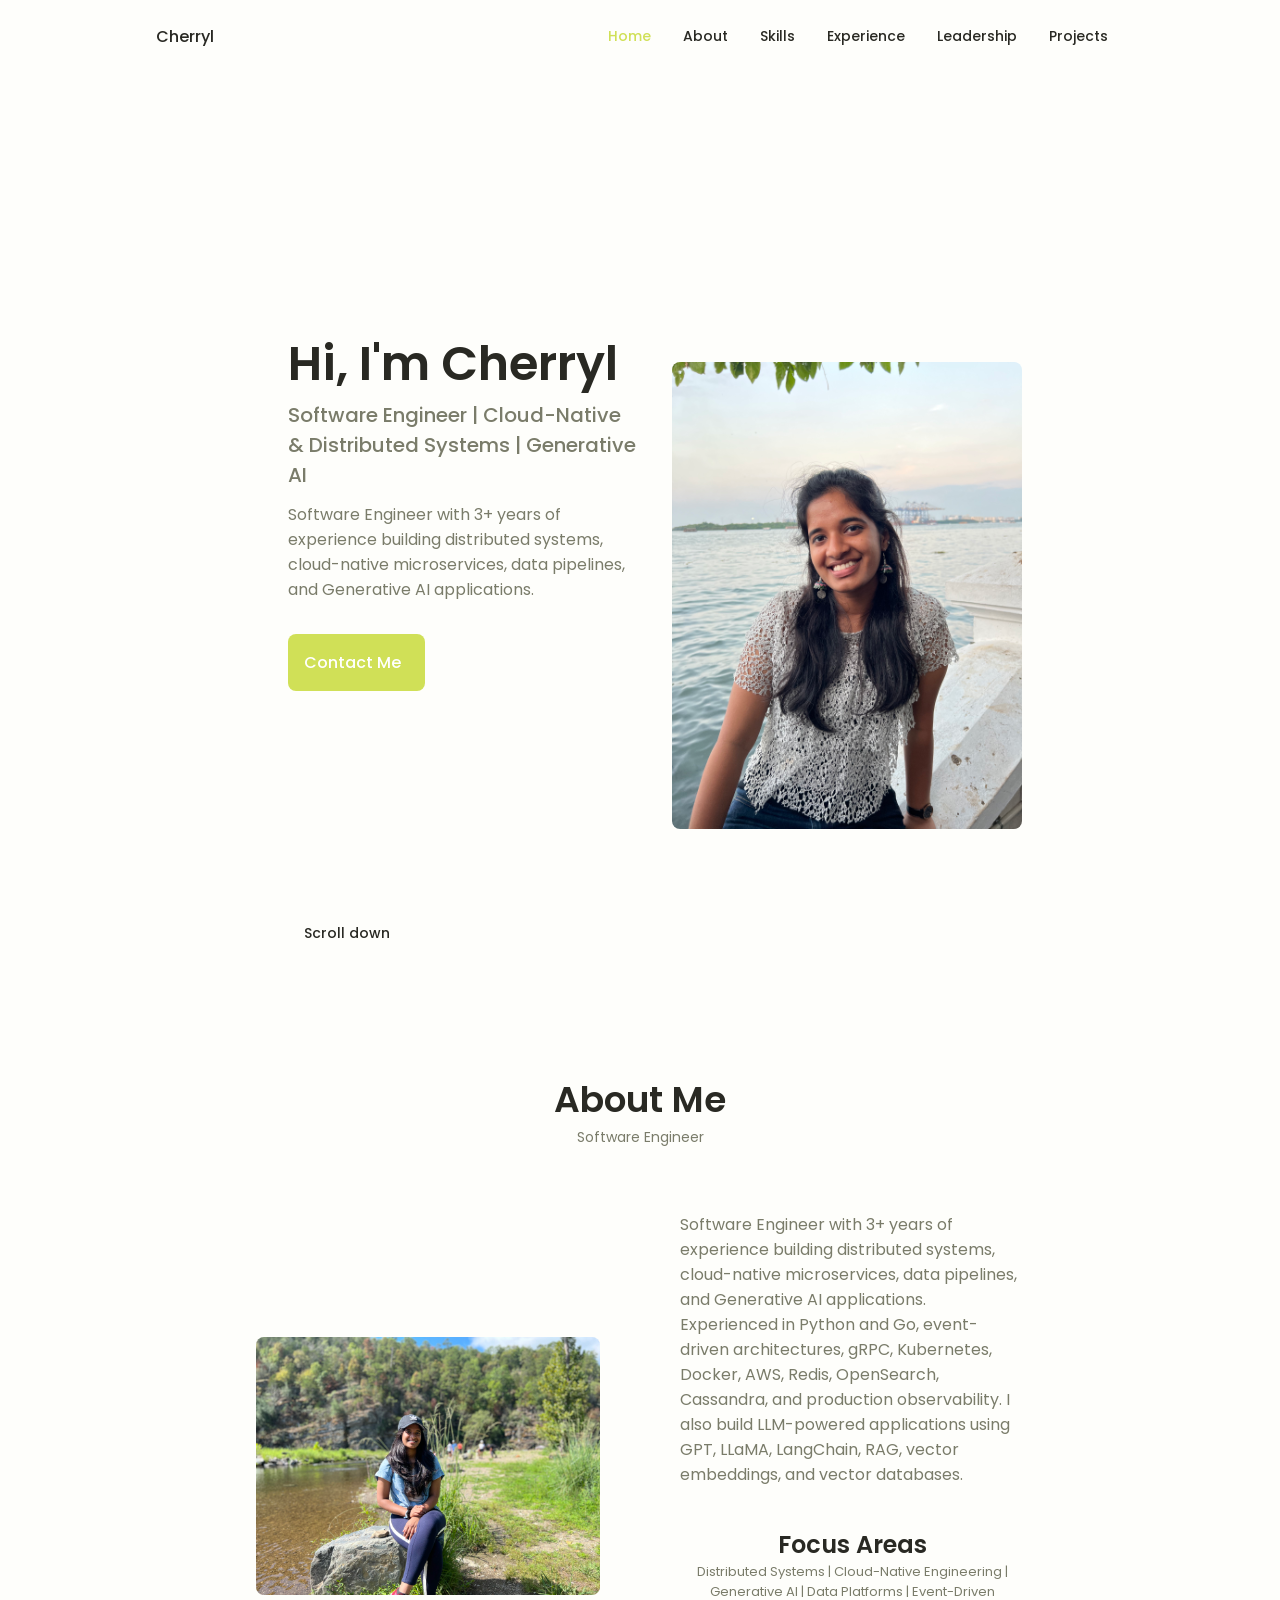
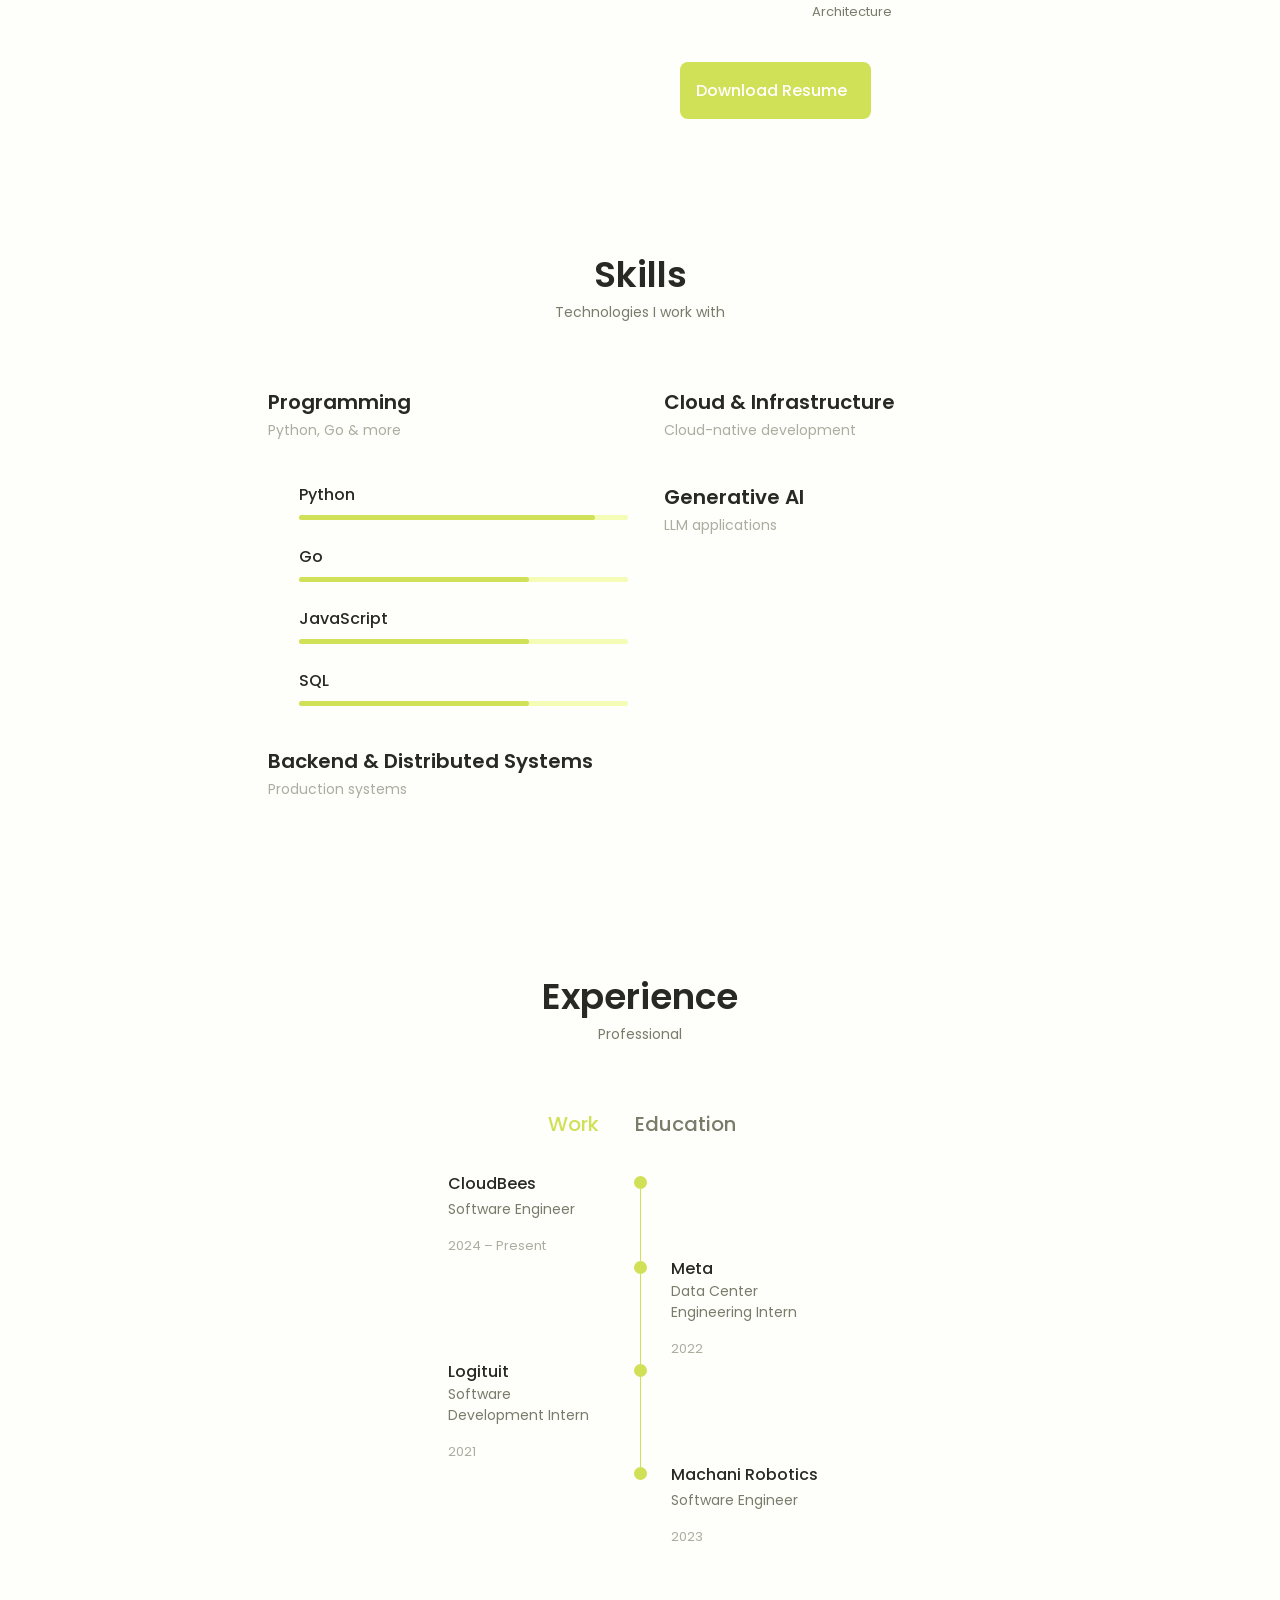
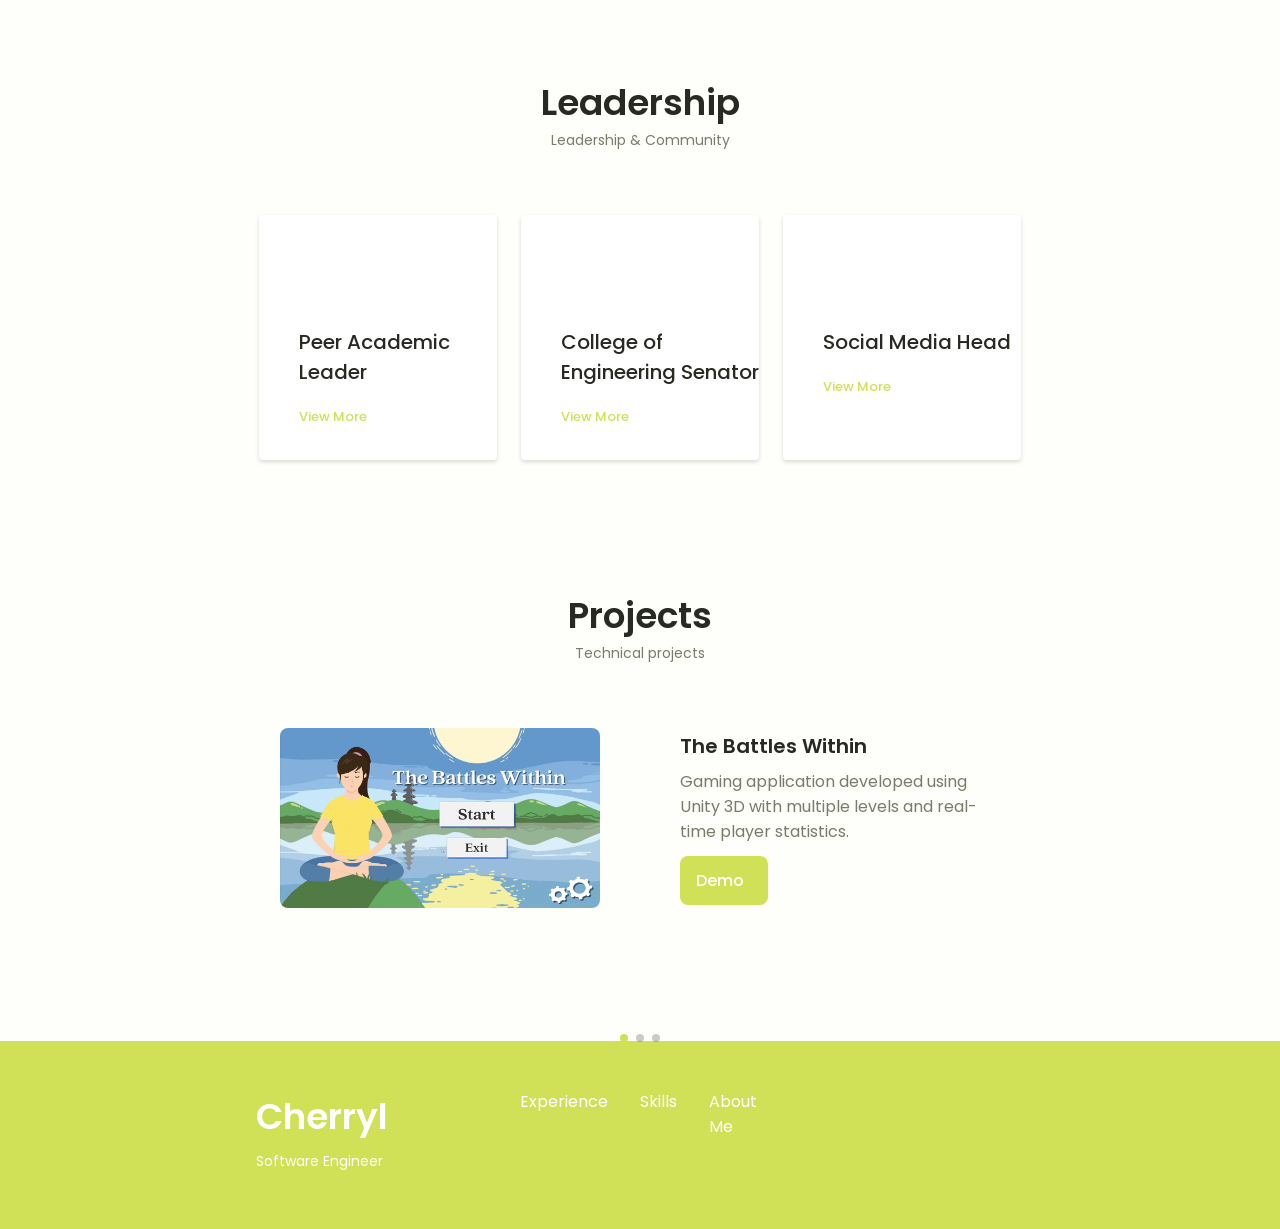
<file: index.html>
<!DOCTYPE html>
<html lang="en">

<head>
    <meta charset="UTF-8">
    <meta name="viewport" content="width=device-width, initial-scale=1.0">

    <!--==================== UNICONS ====================-->
    <link rel="stylesheet"
        href="https://unicons.iconscout.com/release/v4.0.0/css/line.css">

    <!--==================== SWIPER CSS ====================-->
    <link rel="stylesheet" href="assets/css/swiper-bundle.min.css">

    <!--==================== CSS ====================-->
    <link rel="stylesheet" href="assets/css/styles.css">

    <title>Cherryl Bibin | Software Engineer</title>
</head>

<body>

    <!--==================== HEADER ====================-->
    <header class="header" id="header">
        <nav class="nav container">

            <a href="#home" class="nav__logo">Cherryl</a>

            <div class="nav__menu" id="nav-menu">

                <ul class="nav__list grid">

                    <li class="nav__item">
                        <a href="#home" class="nav__link active-link">
                            <i class="uil uil-estate nav__icon"></i>
                            Home
                        </a>
                    </li>

                    <li class="nav__item">
                        <a href="#about" class="nav__link">
                            <i class="uil uil-user nav__icon"></i>
                            About
                        </a>
                    </li>

                    <li class="nav__item">
                        <a href="#skills" class="nav__link">
                            <i class="uil uil-file-alt nav__icon"></i>
                            Skills
                        </a>
                    </li>

                    <li class="nav__item">
                        <a href="#experience" class="nav__link">
                            <i class="uil uil-briefcase-alt nav__icon"></i>
                            Experience
                        </a>
                    </li>

                    <li class="nav__item">
                        <a href="#leadership" class="nav__link">
                            <i class="uil uil-users-alt nav__icon"></i>
                            Leadership
                        </a>
                    </li>

                    <li class="nav__item">
                        <a href="#portfolio" class="nav__link">
                            <i class="uil uil-scenery nav__icon"></i>
                            Projects
                        </a>
                    </li>

                </ul>

                <i class="uil uil-times nav__close" id="nav-close"></i>

            </div>

            <div class="nav__btns">

                <i class="uil uil-moon change-theme" id="theme-button"></i>

                <div class="nav__toggle" id="nav-toggle">
                    <i class="uil uil-apps"></i>
                </div>

            </div>

        </nav>
    </header>


    <!--==================== MAIN ====================-->
    <main class="main">


        <!--==================== HOME ====================-->
        <section class="home section" id="home">

            <div class="home__container container grid">

                <div class="home__content grid">

                    <div class="home__social">

                        <a href="https://www.linkedin.com/in/cherrylmbibin/"
                            target="_blank"
                            class="home__social-icon">
                            <i class="uil uil-linkedin-alt"></i>
                        </a>

                        <a href="https://github.com/Cher-253"
                            target="_blank"
                            class="home__social-icon">
                            <i class="uil uil-github-alt"></i>
                        </a>

                    </div>


                    <div class="home__img">

                        <svg class="home__blob"
                            viewBox="0 0 350 187"
                            xmlns="http://www.w3.org/2000/svg">

                            <img src="assets/img/personal2.jpeg"
                                alt="Cherryl Bibin"
                                class="about__img">

                        </svg>

                    </div>


                    <div class="home__data">

                        <h1 class="home__title">
                            Hi, I'm Cherryl
                        </h1>

                        <h3 class="home__subtitle">
                            Software Engineer | Cloud-Native & Distributed Systems | Generative AI
                        </h3>

                        <p class="home__description">
                            Software Engineer with 3+ years of experience building
                            distributed systems, cloud-native microservices,
                            data pipelines, and Generative AI applications.
                        </p>

                        <a href="mailto:cherryl.m.bibin@gmail.com"
                            class="button button--flex">

                            Contact Me
                            <i class="uil uil-message button__icon"></i>

                        </a>

                    </div>

                </div>


                <div class="home__scroll">

                    <a href="#about"
                        class="home__scroll-button button--flex">

                        <i class="uil uil-mouse-alt home__scroll-mouse"></i>

                        <span class="home__scroll-name">
                            Scroll down
                        </span>

                        <i class="uil uil-arrow-down home__scroll-arrow"></i>

                    </a>

                </div>

            </div>

        </section>


        <!--==================== ABOUT ====================-->
        <section class="about section" id="about">

            <h2 class="section__title">
                About Me
            </h2>

            <span class="section__subtitle">
                Software Engineer
            </span>


            <div class="about__container container grid">

                <img src="assets/img/personal3.jpeg"
                    alt="Cherryl Bibin"
                    class="about__img">


                <div class="about__data">

                    <p class="about__description">

                        Software Engineer with 3+ years of experience building
                        distributed systems, cloud-native microservices,
                        data pipelines, and Generative AI applications.

                        Experienced in Python and Go, event-driven architectures,
                        gRPC, Kubernetes, Docker, AWS, Redis, OpenSearch,
                        Cassandra, and production observability.

                        I also build LLM-powered applications using GPT,
                        LLaMA, LangChain, RAG, vector embeddings, and
                        vector databases.

                    </p>


                    <div class="about__info">

                        <div>

                            <span class="about__info-title">
                                Focus Areas
                            </span>

                            <span class="about__info-name">

                                Distributed Systems |
                                Cloud-Native Engineering |
                                Generative AI |
                                Data Platforms |
                                Event-Driven Architecture

                            </span>

                        </div>

                    </div>


                    <div class="about__buttons">

                        <a download
                            href="assets/pdf/Bibin,CherrylMaria1.pdf"
                            class="button button--flex">

                            Download Resume
                            <i class="uil uil-download-alt button__icon"></i>

                        </a>

                    </div>

                </div>

            </div>

        </section>


        <!--==================== SKILLS ====================-->
        <section class="skills section" id="skills">

            <h2 class="section__title">
                Skills
            </h2>

            <span class="section__subtitle">
                Technologies I work with
            </span>


            <div class="skills__container container grid">

                <div>


                    <!--==================== PROGRAMMING ====================-->
                    <div class="skills__content skills__open">

                        <div class="skills__header">

                            <i class="uil uil-brackets-curly skills__icon"></i>

                            <div>

                                <h1 class="skills__title">
                                    Programming
                                </h1>

                                <span class="skills__subtitle">
                                    Python, Go & more
                                </span>

                            </div>

                            <i class="uil uil-angle-down skills__arrow"></i>

                        </div>


                        <div class="skills__list grid">

                            <div class="skills__data">

                                <div class="skills__titles">
                                    <h3 class="skills__name">Python</h3>
                                </div>

                                <div class="skills__bar">
                                    <span class="skills__percentage skills__python"></span>
                                </div>

                            </div>


                            <div class="skills__data">

                                <div class="skills__titles">
                                    <h3 class="skills__name">Go</h3>
                                </div>

                                <div class="skills__bar">
                                    <span class="skills__percentage skills__javascript"></span>
                                </div>

                            </div>


                            <div class="skills__data">

                                <div class="skills__titles">
                                    <h3 class="skills__name">JavaScript</h3>
                                </div>

                                <div class="skills__bar">
                                    <span class="skills__percentage skills__javascript"></span>
                                </div>

                            </div>


                            <div class="skills__data">

                                <div class="skills__titles">
                                    <h3 class="skills__name">SQL</h3>
                                </div>

                                <div class="skills__bar">
                                    <span class="skills__percentage skills__sql"></span>
                                </div>

                            </div>

                        </div>

                    </div>


                    <!--==================== BACKEND ====================-->
                    <div class="skills__content skills__close">

                        <div class="skills__header">

                            <i class="uil uil-server-network skills__icon"></i>

                            <div>

                                <h1 class="skills__title">
                                    Backend & Distributed Systems
                                </h1>

                                <span class="skills__subtitle">
                                    Production systems
                                </span>

                            </div>

                            <i class="uil uil-angle-down skills__arrow"></i>

                        </div>


                        <div class="skills__list grid">

                            <div class="skills__data">
                                <div class="skills__titles">
                                    <h3 class="skills__name">Go Microservices</h3>
                                </div>
                            </div>

                            <div class="skills__data">
                                <div class="skills__titles">
                                    <h3 class="skills__name">gRPC & REST APIs</h3>
                                </div>
                            </div>

                            <div class="skills__data">
                                <div class="skills__titles">
                                    <h3 class="skills__name">Event-Driven Architecture</h3>
                                </div>
                            </div>

                            <div class="skills__data">
                                <div class="skills__titles">
                                    <h3 class="skills__name">NATS & Redis</h3>
                                </div>
                            </div>

                        </div>

                    </div>

                </div>


                <div>


                    <!--==================== CLOUD ====================-->
                    <div class="skills__content skills__close">

                        <div class="skills__header">

                            <i class="uil uil-cloud skills__icon"></i>

                            <div>

                                <h1 class="skills__title">
                                    Cloud & Infrastructure
                                </h1>

                                <span class="skills__subtitle">
                                    Cloud-native development
                                </span>

                            </div>

                            <i class="uil uil-angle-down skills__arrow"></i>

                        </div>


                        <div class="skills__list grid">

                            <div class="skills__data">
                                <div class="skills__titles">
                                    <h3 class="skills__name">AWS</h3>
                                </div>
                            </div>

                            <div class="skills__data">
                                <div class="skills__titles">
                                    <h3 class="skills__name">Docker</h3>
                                </div>
                            </div>

                            <div class="skills__data">
                                <div class="skills__titles">
                                    <h3 class="skills__name">Kubernetes</h3>
                                </div>
                            </div>

                            <div class="skills__data">
                                <div class="skills__titles">
                                    <h3 class="skills__name">GitHub Actions / CI/CD</h3>
                                </div>
                            </div>

                        </div>

                    </div>


                    <!--==================== GENERATIVE AI ====================-->
                    <div class="skills__content skills__close">

                        <div class="skills__header">

                            <i class="uil uil-brain skills__icon"></i>

                            <div>

                                <h1 class="skills__title">
                                    Generative AI
                                </h1>

                                <span class="skills__subtitle">
                                    LLM applications
                                </span>

                            </div>

                            <i class="uil uil-angle-down skills__arrow"></i>

                        </div>


                        <div class="skills__list grid">

                            <div class="skills__data">
                                <div class="skills__titles">
                                    <h3 class="skills__name">GPT & LLaMA</h3>
                                </div>
                            </div>

                            <div class="skills__data">
                                <div class="skills__titles">
                                    <h3 class="skills__name">LangChain</h3>
                                </div>
                            </div>

                            <div class="skills__data">
                                <div class="skills__titles">
                                    <h3 class="skills__name">RAG</h3>
                                </div>
                            </div>

                            <div class="skills__data">
                                <div class="skills__titles">
                                    <h3 class="skills__name">Weaviate & Vector Embeddings</h3>
                                </div>
                            </div>

                        </div>

                    </div>

                </div>

            </div>

        </section>


        <!--==================== EXPERIENCE ====================-->
        <section class="qualification section" id="experience">

            <h2 class="section__title">
                Experience
            </h2>

            <span class="section__subtitle">
                Professional
            </span>


            <div class="qualification__container container">

                <div class="qualification__tabs">

                    <div class="qualification__button button--flex qualification__active"
                        data-target="#work">

                        <i class="uil uil-briefcase-alt qualification__icon"></i>
                        Work

                    </div>

                    <div class="qualification__button button--flex"
                        data-target="#education">

                        <i class="uil uil-graduation-cap qualification__icon"></i>
                        Education

                    </div>

                </div>


                <div class="qualification__sections">


                    <!--==================== WORK ====================-->
                    <div class="qualification__content qualification__active"
                        data-content
                        id="work">


                           <!--==================== QUALIFICATION 1 ====================-->
                            <div class="qualification__data">
                                <div>
                                    <h3 class="qualification__title">CloudBees</h3>
                                    <span class="qualification__subtitle">Software Engineer</span>
                                    <div class="qualification__calendar">
                                        <i class="uil uil-calendar-alt"></i>
                                        2024 – Present
                                    </div>
                                </div>

                                <div>
                                    <span class="qualification__rounder"></span>
                                    <span class="qualification__line"></span>
                                </div>
                            </div>

                            <!--==================== QUALIFICATION 2 ====================-->
                            <div class="qualification__data">
                                <div></div>

                                <div>
                                    <span class="qualification__rounder"></span>
                                    <span class="qualification__line"></span>
                                </div>

                                <div>
                                    <h3 class="qualification__title">Meta</h3>
                                    <span class="qualification__subtitle">Data Center Engineering Intern</span>
                                    <div class="qualification__calendar">
                                        <i class="uil uil-calendar-alt"></i>
                                        2022
                                    </div>
                                </div>
                            </div>

                            <!--==================== QUALIFICATION 3 ====================-->
                            <div class="qualification__data">
                                <div>
                                    <h3 class="qualification__title">Logituit</h3>
                                    <span class="qualification__subtitle">Software Development Intern</span>
                                    <div class="qualification__calendar">
                                        <i class="uil uil-calendar-alt"></i>
                                        2021
                                    </div>
                                </div>

                                <div>
                                    <span class="qualification__rounder"></span>
                                    <span class="qualification__line"></span>
                                </div>
                            </div>

                            <!--==================== QUALIFICATION 4 ====================-->
                            <div class="qualification__data">
                                <div></div>

                                <div>
                                    <span class="qualification__rounder"></span>
                                </div>

                                <div>
                                    <h3 class="qualification__title">Machani Robotics</h3>
                                    <span class="qualification__subtitle">Software Engineer</span>
                                    <div class="qualification__calendar">
                                        <i class="uil uil-calendar-alt"></i>
                                        2023
                                    </div>
                                </div>
                            </div>

                    </div>


                    <!--==================== EDUCATION ====================-->
                    <div class="qualification__content"
                        data-content
                        id="education">


                        <div class="qualification__data">

                            <div>

                                <h3 class="qualification__title">
                                    The University of Texas at Arlington
                                </h3>

                                <span class="qualification__subtitle">
                                    B.S. Computer Science
                                </span>

                                <div class="qualification__calendar">

                                    <i class="uil uil-calendar-alt"></i>

                                    2019 – 2023

                                </div>

                            </div>


                            <div>

                                <span class="qualification__rounder"></span>
                                <span class="qualification__line"></span>

                            </div>

                        </div>


                        <div class="qualification__data">

                            <div></div>

                            <div>

                                <span class="qualification__rounder"></span>
                                <span class="qualification__line"></span>

                            </div>


                            <div>

                                <h3 class="qualification__title">
                                    The Hybrid Atelier
                                </h3>

                                <span class="qualification__subtitle">
                                    Undergraduate Researcher —
                                    Human Computer Interaction
                                </span>

                                <div class="qualification__calendar">

                                    <i class="uil uil-calendar-alt"></i>

                                    2020 – 2023

                                </div>

                            </div>

                        </div>


                        <div class="qualification__data">

                            <div>

                                <h3 class="qualification__title">
                                    Schneider Electric
                                </h3>

                                <span class="qualification__subtitle">
                                    Go Green Challenge —
                                    Regional Finalist, North America
                                </span>

                                <div class="qualification__calendar">

                                    <i class="uil uil-calendar-alt"></i>

                                    2021

                                </div>

                            </div>


                            <div>

                                <span class="qualification__rounder"></span>
                                <span class="qualification__line"></span>

                            </div>

                        </div>


                        <div class="qualification__data">

                            <div></div>

                            <div>

                                <span class="qualification__rounder"></span>

                            </div>


                            <div>

                                <h3 class="qualification__title">
                                    Infosys
                                </h3>

                                <span class="qualification__subtitle">
                                    Summer of Ideas Challenge —
                                    Software Designer
                                </span>

                                <div class="qualification__calendar">

                                    <i class="uil uil-calendar-alt"></i>

                                    2020

                                </div>

                            </div>

                        </div>

                    </div>

                </div>

            </div>

        </section>


        <!--==================== LEADERSHIP ====================-->
        <section class="services section" id="leadership">

            <h2 class="section__title">
                Leadership
            </h2>

            <span class="section__subtitle">
                Leadership & Community
            </span>


            <div class="services__container container grid">


                <!-- Peer Academic Leader -->
                <div class="services__content">

                    <div>

                        <i class="uil uil-web-grid services__icon"></i>

                        <h3 class="services__title">
                            Peer Academic Leader
                        </h3>

                    </div>


                    <span class="button button--flex button--small button--link services__button">

                        View More

                        <i class="uil uil-arrow-right button__icon"></i>

                    </span>


                    <div class="services__modal">

                        <div class="services__modal-content">

                            <h4 class="services__modal-title">
                                Peer Academic Leader
                            </h4>

                            <i class="uil uil-times services__modal-close"></i>


                            <ul class="services__modal-services grid">

                                <li class="services__modal-service">
                                    <i class="uil uil-check-circle services__modal-icon"></i>
                                    <p>
                                        Peer instructor for a freshman class
                                        of 33 students.
                                    </p>
                                </li>

                                <li class="services__modal-service">
                                    <i class="uil uil-check-circle services__modal-icon"></i>
                                    <p>
                                        Collaborated with senior instructors
                                        to design coursework and lectures.
                                    </p>
                                </li>

                                <li class="services__modal-service">
                                    <i class="uil uil-check-circle services__modal-icon"></i>
                                    <p>
                                        Supported students in adapting to
                                        college academics and expectations.
                                    </p>
                                </li>

                                <li class="services__modal-service">
                                    <i class="uil uil-check-circle services__modal-icon"></i>
                                    <p>
                                        Provided timely feedback on student
                                        performance.
                                    </p>
                                </li>

                            </ul>

                        </div>

                    </div>

                </div>


                <!-- College Senator -->
                <div class="services__content">

                    <div>

                        <i class="uil uil-university services__icon"></i>

                        <h3 class="services__title">
                            College of Engineering Senator
                        </h3>

                    </div>


                    <span class="button button--flex button--small button--link services__button">

                        View More

                        <i class="uil uil-arrow-right button__icon"></i>

                    </span>


                    <div class="services__modal">

                        <div class="services__modal-content">

                            <h4 class="services__modal-title">
                                College of Engineering Senator
                            </h4>

                            <i class="uil uil-times services__modal-close"></i>


                            <ul class="services__modal-services grid">

                                <li class="services__modal-service">
                                    <i class="uil uil-check-circle services__modal-icon"></i>
                                    <p>
                                        Served as an Engineering Senator in
                                        UT Arlington Student Government for
                                        two years.
                                    </p>
                                </li>

                                <li class="services__modal-service">
                                    <i class="uil uil-check-circle services__modal-icon"></i>
                                    <p>
                                        Created and implemented resolutions
                                        impacting the student community.
                                    </p>
                                </li>

                                <li class="services__modal-service">
                                    <i class="uil uil-check-circle services__modal-icon"></i>
                                    <p>
                                        Received Senator Spotlight recognition
                                        twice for community contributions.
                                    </p>
                                </li>

                                <li class="services__modal-service">
                                    <i class="uil uil-check-circle services__modal-icon"></i>
                                    <p>
                                        Re-elected to represent the College
                                        of Engineering three times.
                                    </p>
                                </li>

                            </ul>

                        </div>

                    </div>

                </div>


                <!-- Social Media -->
                <div class="services__content">

                    <div>

                        <i class="uil uil-pen services__icon"></i>

                        <h3 class="services__title">
                            Social Media Head
                        </h3>

                    </div>


                    <span class="button button--flex button--small button--link services__button">

                        View More

                        <i class="uil uil-arrow-right button__icon"></i>

                    </span>


                    <div class="services__modal">

                        <div class="services__modal-content">

                            <h4 class="services__modal-title">
                                Social Media Head
                            </h4>

                            <i class="uil uil-times services__modal-close"></i>


                            <ul class="services__modal-services grid">

                                <li class="services__modal-service">
                                    <i class="uil uil-check-circle services__modal-icon"></i>
                                    <p>
                                        Managed social media presence for
                                        a campus cultural organization.
                                    </p>
                                </li>

                                <li class="services__modal-service">
                                    <i class="uil uil-check-circle services__modal-icon"></i>
                                    <p>
                                        Created and managed digital content.
                                    </p>
                                </li>

                                <li class="services__modal-service">
                                    <i class="uil uil-check-circle services__modal-icon"></i>
                                    <p>
                                        Managed interactions with community
                                        members and peers.
                                    </p>
                                </li>

                                <li class="services__modal-service">
                                    <i class="uil uil-check-circle services__modal-icon"></i>
                                    <p>
                                        Helped organize and oversee
                                        organization events.
                                    </p>
                                </li>

                            </ul>

                        </div>

                    </div>

                </div>

            </div>

        </section>


        <!--==================== PROJECTS ====================-->
        <section class="portfolio section" id="portfolio">

            <h2 class="section__title">
                Projects
            </h2>

            <span class="section__subtitle">
                Technical projects
            </span>


            <div class="portfolio__container container swiper-container">

                <div class="swiper-wrapper">


                    <!--==================== PROJECT 1 ====================-->
                    <div class="portfolio__content grid swiper-slide">

                        <img src="assets/img/gifGame.gif"
                            alt="The Battles Within"
                            class="portfolio__img">


                        <div class="portfolio__data">

                            <h3 class="portfolio__title">
                                The Battles Within
                            </h3>

                            <p class="portfolio__description">

                                Gaming application developed using
                                Unity 3D with multiple levels and
                                real-time player statistics.

                            </p>

                            <a href="https://youtu.be/0D4EbLijYYg"
                                target="_blank"
                                class="button button--flex button--small portfolio__button">

                                Demo

                                <i class="uil uil-arrow-right button__icon"></i>

                            </a>

                        </div>

                    </div>


                    <!--==================== PROJECT 2 ====================-->
                    <div class="portfolio__content grid swiper-slide">

                        <img src="assets/img/gif2.gif"
                            alt="Embodied Interactions"
                            class="portfolio__img">


                        <div class="portfolio__data">

                            <h3 class="portfolio__title">
                                Embodied Interactions
                            </h3>

                            <p class="portfolio__description">

                                Multi-user interactive interface built
                                using persistent WebSocket connections
                                and event-driven communication across
                                multiple devices.

                                Utilized JavaScript, jQuery, and
                                AWS EC2 instances.

                            </p>

                            <a href="https://youtu.be/VUXP3ayoh_0"
                                target="_blank"
                                class="button button--flex button--small portfolio__button">

                                Demo

                                <i class="uil uil-arrow-right button__icon"></i>

                            </a>

                        </div>

                    </div>


                    <!--==================== PROJECT 3 ====================-->
                    <div class="portfolio__content grid swiper-slide">

                        <img src="assets/img/gif3.gif"
                            alt="Pokédex"
                            class="portfolio__img">


                        <div class="portfolio__data">

                            <h3 class="portfolio__title">
                                Pokédex
                            </h3>

                            <p class="portfolio__description">

                                Interactive Geographic Information
                                System built on AWS using JavaScript,
                                HTML, CSS, jQuery, Google Geolocation
                                APIs, and the Pokémon REST API.

                            </p>

                            <a href="https://youtu.be/MXdGceVr8wI"
                                target="_blank"
                                class="button button--flex button--small portfolio__button">

                                Demo

                                <i class="uil uil-arrow-right button__icon"></i>

                            </a>

                        </div>

                    </div>

                </div>


                <!--==================== SWIPER ARROWS ====================-->

                <div class="swiper-button-next">
                    <i class="uil uil-angle-right-b swiper-portfolio-icon"></i>
                </div>

                <div class="swiper-button-prev">
                    <i class="uil uil-angle-left-b swiper-portfolio-icon"></i>
                </div>


                <!--==================== SWIPER PAGINATION ====================-->

                <div class="swiper-pagination"></div>

            </div>

        </section>

    </main>


    <!--==================== FOOTER ====================-->

    <footer class="footer">

        <div class="footer__bg">

            <div class="footer__container container grid">


                <div>

                    <h1 class="footer__title">
                        Cherryl
                    </h1>

                    <span class="footer__subtitle">
                        Software Engineer
                    </span>

                </div>


                <ul class="footer__links">

                    <li>
                        <a href="#experience" class="footer__link">
                            Experience
                        </a>
                    </li>

                    <li>
                        <a href="#skills" class="footer__link">
                            Skills
                        </a>
                    </li>

                    <li>
                        <a href="#about" class="footer__link">
                            About Me
                        </a>
                    </li>

                </ul>


                <div class="footer__socials">

                    <a href="https://www.linkedin.com/in/cherrylmbibin/"
                        target="_blank"
                        class="footer__social">

                        <i class="uil uil-linkedin-alt"></i>

                    </a>


                    <a href="https://github.com/Cher-253"
                        target="_blank"
                        class="footer__social">

                        <i class="uil uil-github-alt"></i>

                    </a>

                </div>

            </div>

        </div>

    </footer>


    <!--==================== SCROLL TOP ====================-->

    <a href="#" class="scrollup" id="scroll-up">

        <i class="uil uil-arrow-up scrollup__icon"></i>

    </a>


    <!--==================== SWIPER JS ====================-->

    <script src="assets/js/swiper-bundle.min.js"></script>

    <!--==================== MAIN JS ====================-->

    <script src="assets/js/main.js"></script>

</body>

</html>
</file>
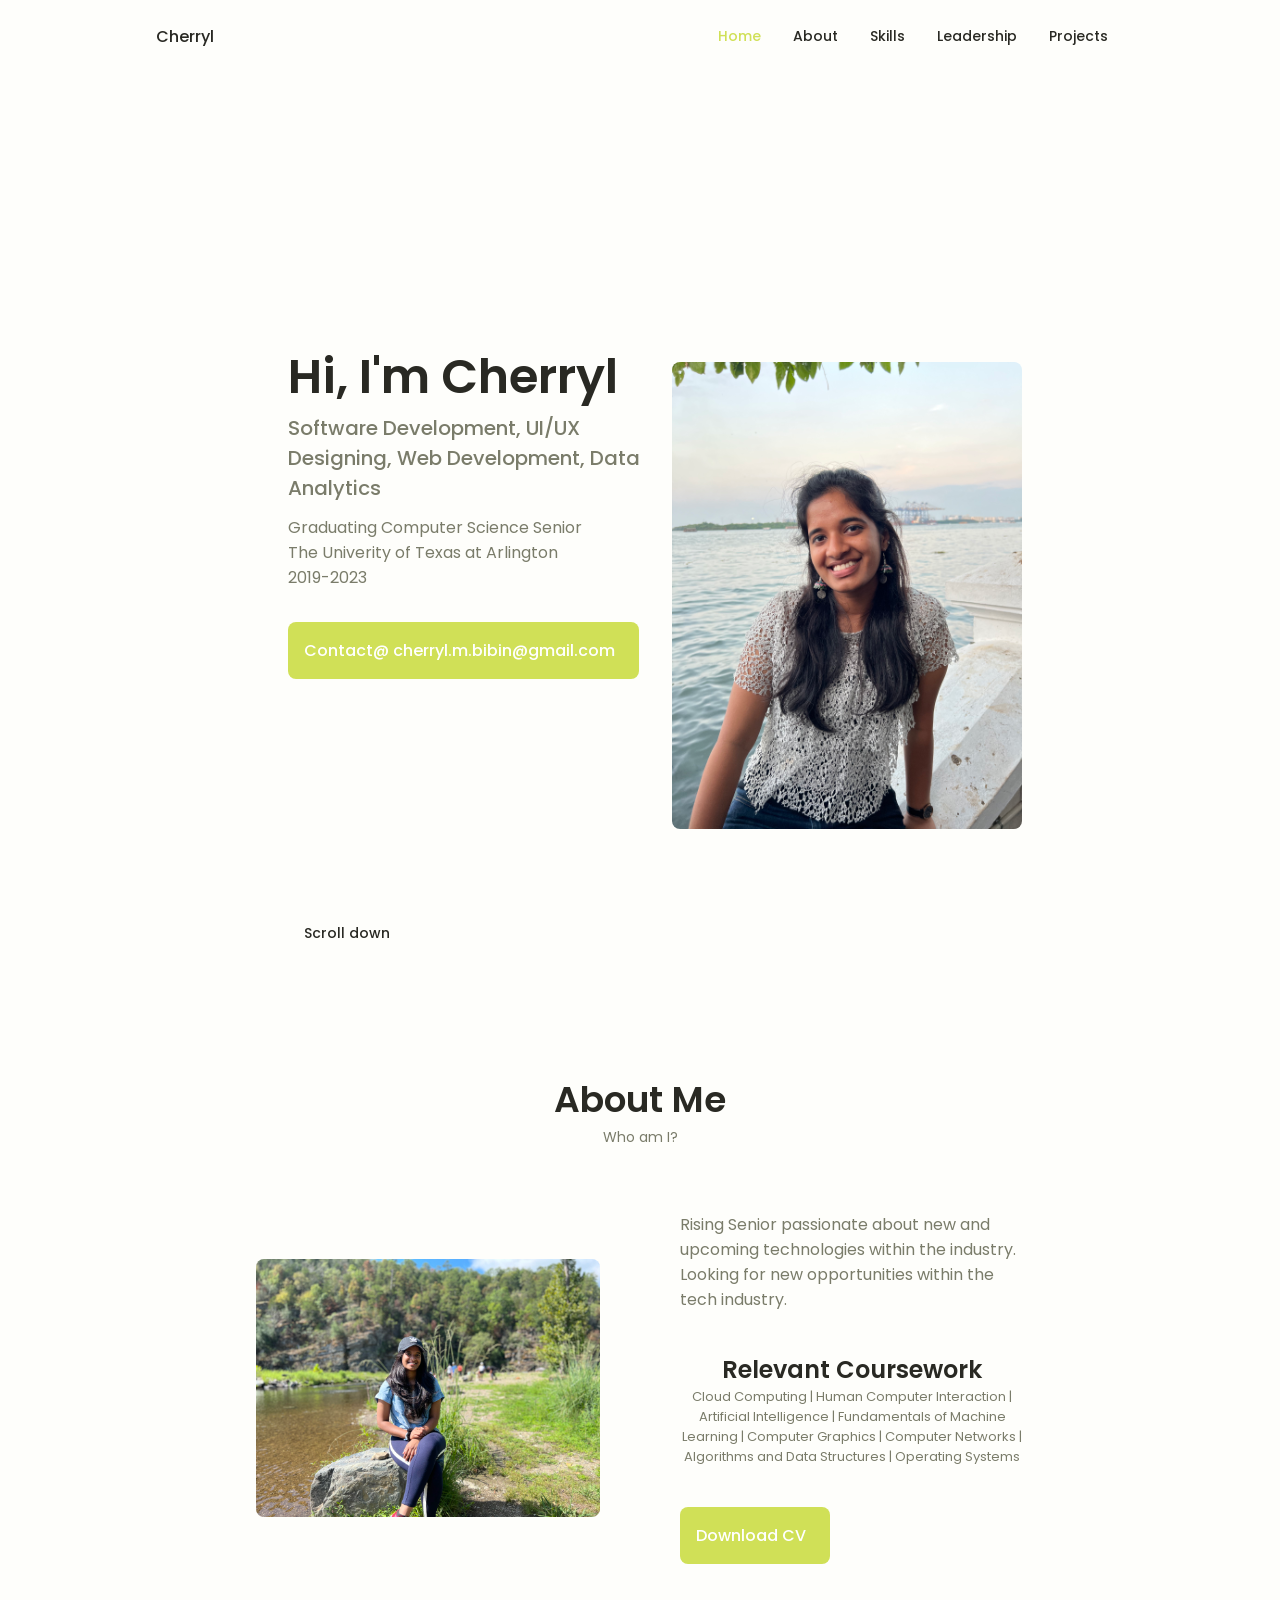
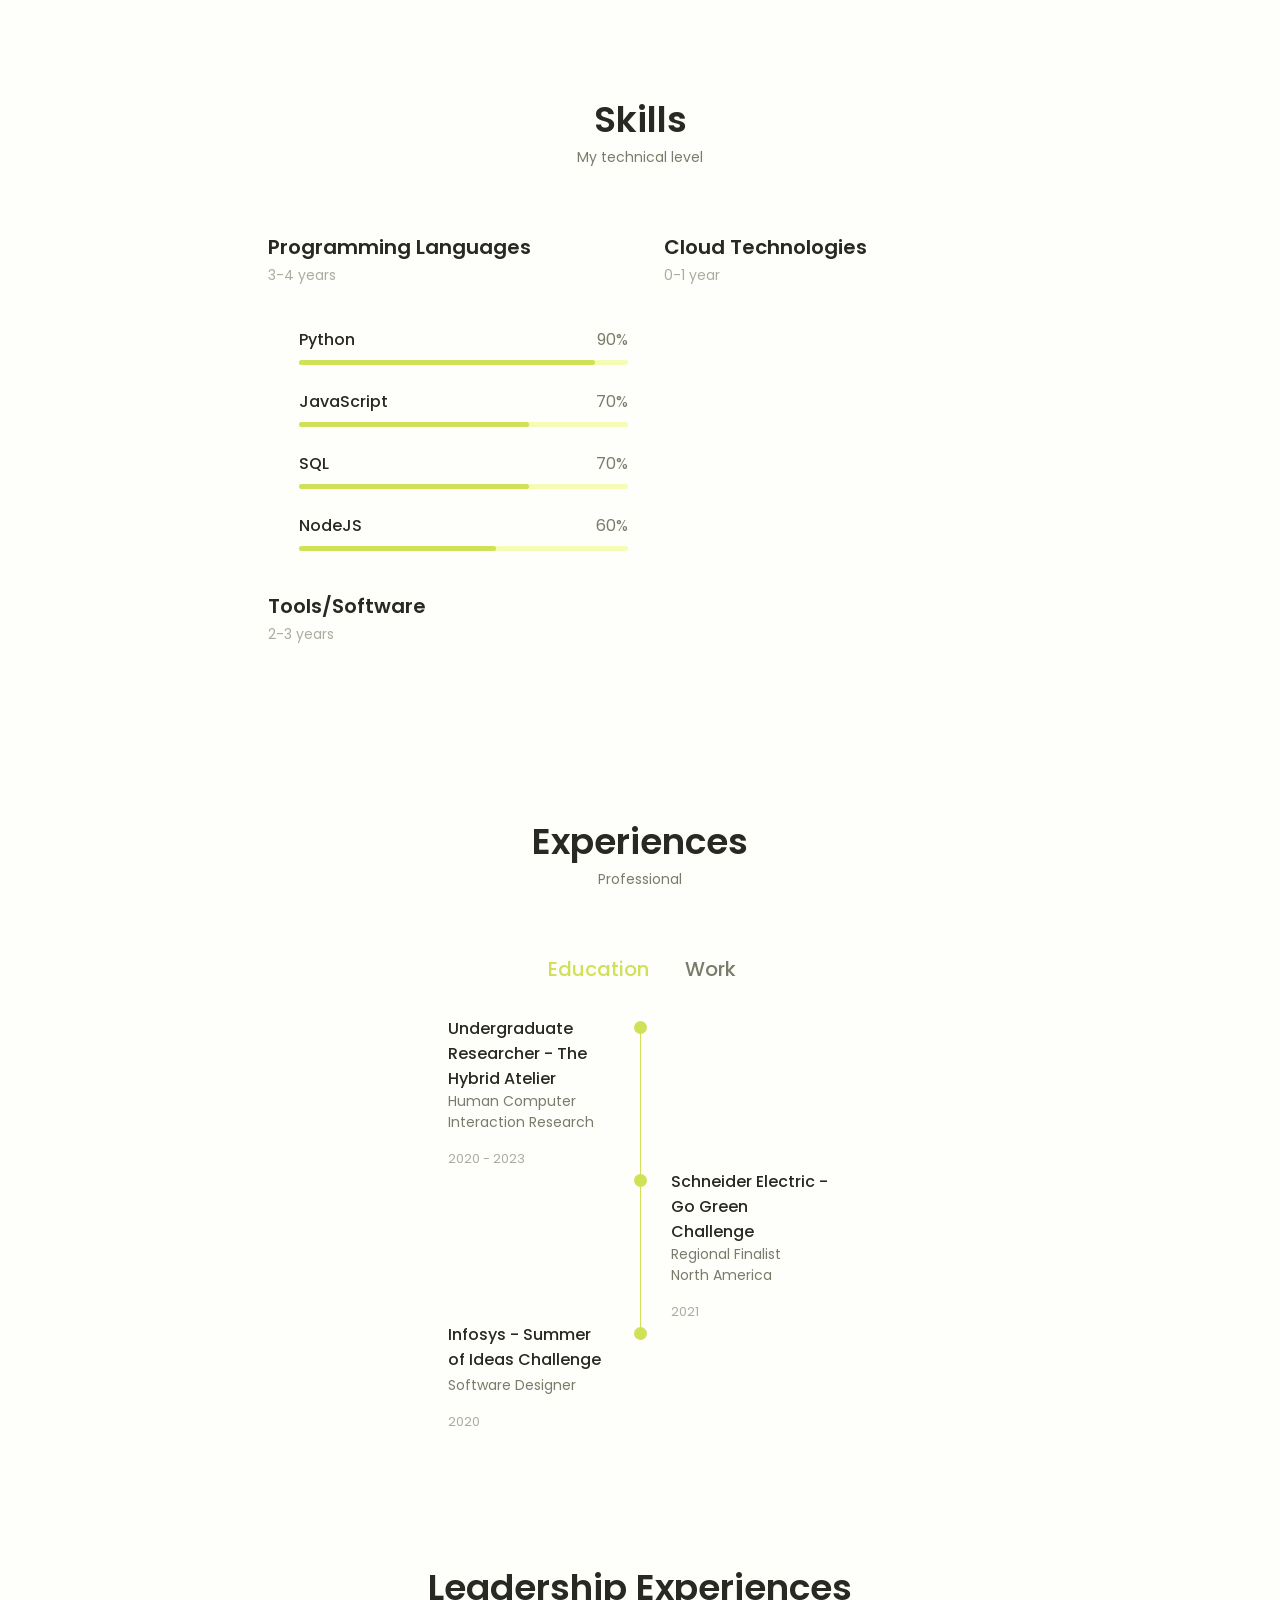
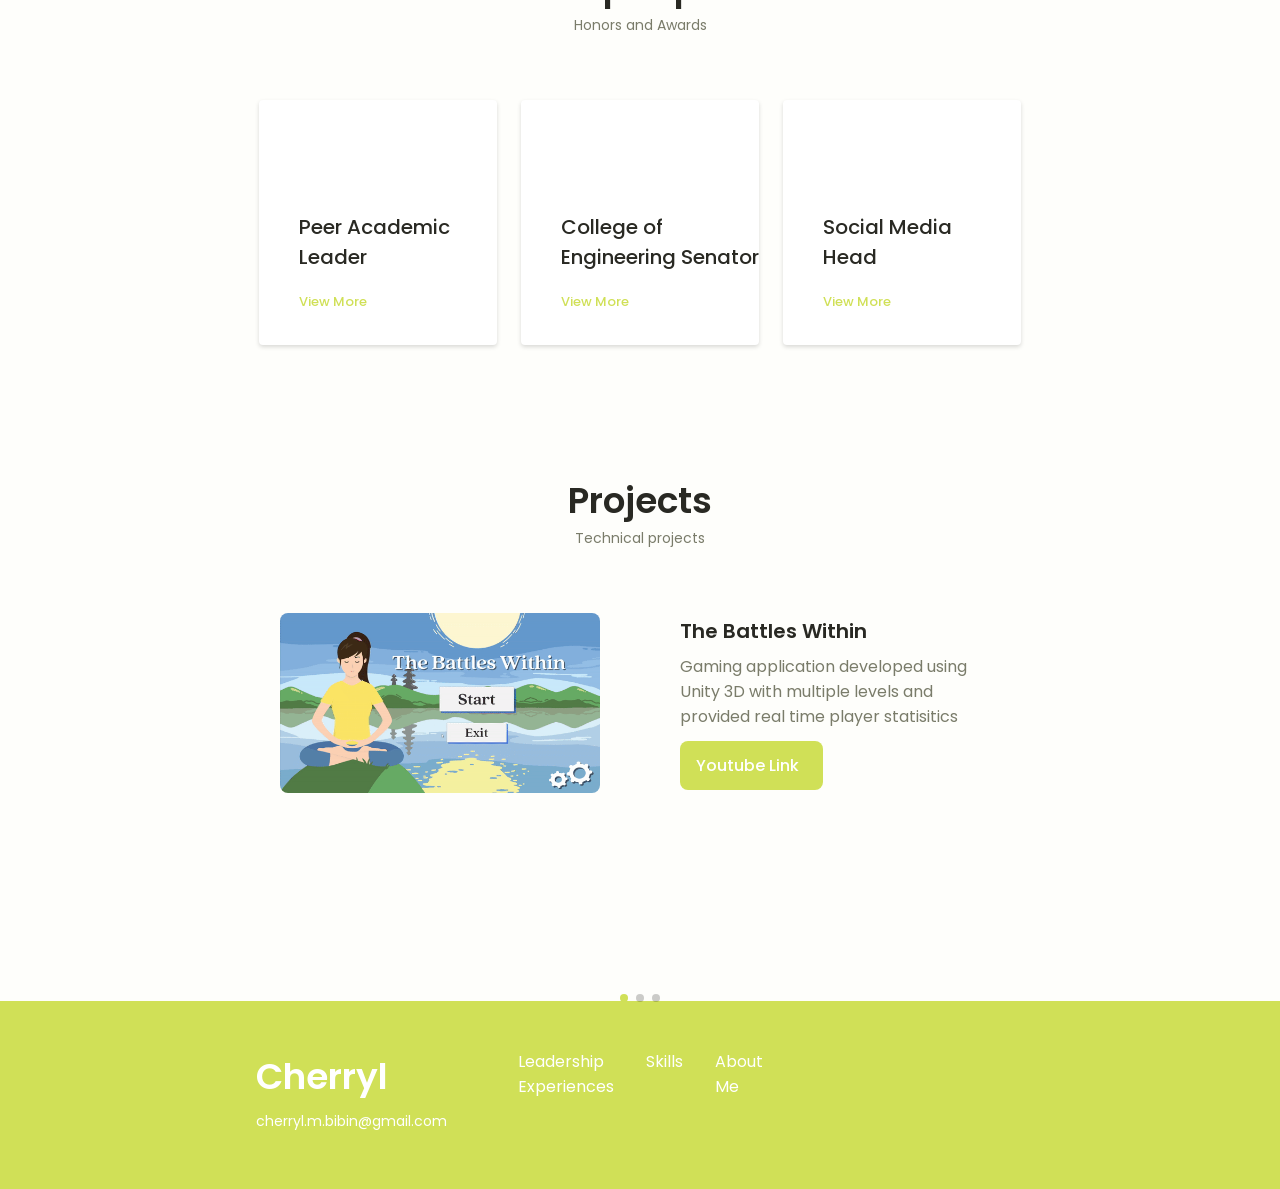
<file: index-old.html>
<!DOCTYPE html>
    <html lang="en">
    <head>
        <meta charset="UTF-8">
        <meta name="viewport" content="width=device-width, initial-scale=1.0">

        <!--==================== UNICONS ====================-->
        <link rel="stylesheet" href="https://unicons.iconscout.com/release/v4.0.0/css/line.css">
        
        <!--==================== SWIPER CSS ====================-->
        <link rel="stylesheet" href="assets/css/swiper-bundle.min.css">
        
        <!--==================== CSS ====================-->
        <link rel="stylesheet" href="assets/css/styles.css">

        <title>Responsive Portfolio Website</title>
    </head>
    <body>
        <!--==================== HEADER ====================-->
        <header class="header" id="header">
            <nav class="nav container">
                <a href="#" class="nav__logo">Cherryl</a>

                <div class="nav__menu" id="nav-menu">
                    <ul class="nav__list grid">
                        <li class="nav__item">
                            <a href="#home" class="nav__link active-link">
                                <i class="uil uil-estate nav__icon"></i>Home
                            </a>
                        </li>
                        <li class="nav__item">
                            <a href="#about" class="nav__link">
                                <i class="uil uil-user nav__icon"></i>About
                            </a>
                        </li>
                        <li class="nav__item">
                            <a href="#skills" class="nav__link">
                                <i class="uil uil-file-alt nav__icon"></i>Skills
                            </a>
                        </li>
                        <li class="nav__item">
                            <a href="#services" class="nav__link">
                                <i class="uil uil-briefcase-alt nav__icon"></i>Leadership
                            </a>
                        </li>
                        <li class="nav__item">
                            <a href="#portfolio" class="nav__link">
                                <i class="uil uil-scenery nav__icon"></i>Projects
                            </a>
                        </li>
                        <!-- <li class="nav__item">
                            <a href="#contact" class="nav__link">
                                <i class="uil uil-message nav__icon"></i>Contactme
                            </a>
                        </li> -->
                    </ul>
                    <i class="uil uil-times nav__close" id="nav-close"></i>
                </div>
                <div class="nav__btns">
                    <!--Theme change button-->
                    <i class="uil uil-moon change-theme" id="theme-button"></i>

                    <div class="nav__toggle" id="nav-toggle">
                        <i class="uil uil-apps"></i>
                    </div>
                </div>
            </nav>
        </header>

        <!--==================== MAIN ====================-->
        <main class="main">
            <!--==================== HOME ====================-->
            <section class="home section" id="home">
                <div class="home__container container grid">
                    <div class="home__content grid">
                        <div class="home__social">
                            <a href="https://www.linkedin.com/in/cherrylmbibin/" target="_blank" class="home__social-icon">
                                <i class="uil uil-linkedin-alt"></i>
                            </a>
                            <!-- <a href="https://dribble.com/" target="_blank" class="home__social-icon">
                                <i class="uil uil-dribble"></i>
                            </a> -->
                            <a href="https://github.com/Cher-253" target="_blank" class="home__social-icon">
                                <i class="uil uil-github-alt"></i>
                            </a>
                        </div>

                        <div class="home__img">
                            <svg class="home__blob" viewBox="0 0 350 187" xmlns="http://www.w3.org/2000/svg" xmlns:xlink="http://www.w3.org/1999/xlink">
                                <!-- <mask id="mask0" mask-type="alpha">
                                    <path d="M190.312 36.4879C206.582 62.1187 201.309 102.826 182.328 134.186C163.346 165.547 
                                    130.807 187.559 100.226 186.353C69.6454 185.297 41.0228 161.023 21.7403 129.362C2.45775 
                                    97.8511 -7.48481 59.1033 6.67581 34.5279C20.9871 10.1032 59.7028 -0.149132 97.9666 
                                    0.00163737C136.23 0.303176 174.193 10.857 190.312 36.4879Z"/>
                                </mask> -->
                                <!-- <g mask="url(#mask0)">
                                    <path d="M190.312 36.4879C206.582 62.1187 201.309 102.826 182.328 134.186C163.346 
                                    165.547 130.807 187.559 100.226 186.353C69.6454 185.297 41.0228 161.023 21.7403 
                                    129.362C2.45775 97.8511 -7.48481 59.1033 6.67581 34.5279C20.9871 10.1032 59.7028 
                                    -0.149132 97.9666 0.00163737C136.23 0.303176 174.193 10.857 190.312 36.4879Z"/>
                                    <image class="home__blob-img" x='12' y='18' xlink:href="assets/img/personal2.jpeg"/>
                                </g> -->
                                <img src="assets/img/personal2.jpeg" alt="" class="about__img">
                            </svg>
                        </div>
                        <!-- <img src="assets/img/personal2.jpeg" alt="" class="about__img"> -->
                        <div class="home__data">
                            <h1 class="home__title">Hi, I'm Cherryl</h1>
                            <h3 class="home__subtitle">Software Development, UI/UX Designing, Web Development, Data Analytics </h3>
                            <p class="home__description">Graduating Computer Science Senior <br> The Univerity of Texas at Arlington <br> 2019-2023</p>
                            <a href="#contact" class="button button--flex">
                                Contact@ cherryl.m.bibin@gmail.com <i class="uil uil-message button__icon"></i>
                            </a>       
                            
                        </div>
                    </div>
                    <div class="home__scroll">
                        <a href="#about" class="home__scroll-button button--flex">
                            <i class="uil uil-mouse-alt home__scroll-mouse"></i>
                            <span class="home__scroll-name">Scroll down</span>
                            <i class="uil uil-arrow-down home__scroll-arrow"></i>
                        </a>
                    </div>
                </div>
            </section>

            <!--==================== ABOUT ====================-->
            <section class="about section" id="about">
                <h2 class="section__title">About Me</h2>
                <span class="section__subtitle">Who am I?</span>
                
                <div class="about__container container grid">
                    <img src="assets/img/personal3.jpeg" alt="" class="about__img">

                    <div class="about__data">
                        <p class="about__description">Rising Senior passionate about new and upcoming technologies within the industry. Looking for new opportunities within the tech industry.</p>
                
                        <div class="about__info">
                            <div>
                                <span class="about__info-title">Relevant Coursework</span>
                                <span class="about__info-name">Cloud Computing | Human Computer Interaction | Artificial Intelligence | Fundamentals of Machine Learning | Computer Graphics | Computer Networks | Algorithms and Data Structures | Operating Systems </span>
                                
                            </div>
                        </div>
                        <div class="about__buttons">
                            <a download="" href="assets/pdf/Cherryl-Maria-Bibin-Resume.pdf" class="button button--flex">
                            Download CV<i class="uil uil-download-alt button__icon"></i>
                            </a>
                        </div>
                    </div>
                </div>
            </section>

            <!--==================== TECHNICAL SKILLS ====================-->
            <section class="skills section" id="skills">
                <h2 class="section__title">Skills</h2>
                <span class="section__subtitle">My technical level</span>

                <div class="skills__container container grid">
                    <div>
                        <!--==================== SKILLS 1 ====================-->
                        <div class="skills__content skills__open">
                            <div class="skills__header">
                                <i class="uil uil-brackets-curly skills__icon"></i>
                                <div>
                                    <h1 class="skills__title"> Programming Languages </h1>
                                    <span class="skills__subtitle">3-4 years</span>
                                </div>
                                <i class="uil uil-angle-down skills__arrow"></i>
                            </div>

                            <div class="skills__list grid">
                                <div class="skills__data">
                                    <div class="skills__titles">
                                        <h3 class="skills__name">Python</h3>
                                        <span class="skills__number">90%</span>
                                    </div>
                                    <div class="skills__bar">
                                        <span class="skills__percentage skills__python"></span>
                                    </div>
                                </div>

                                <div class="skills__data">
                                    <div class="skills__titles">
                                        <h3 class="skills__name">JavaScript</h3>
                                        <span class="skills__number">70%</span>
                                    </div>
                                    <div class="skills__bar">
                                        <span class="skills__percentage skills__javascript"></span>
                                    </div>
                                </div>

                                <div class="skills__data">
                                    <div class="skills__titles">
                                        <h3 class="skills__name">SQL</h3>
                                        <span class="skills__number">70%</span>
                                    </div>
                                    <div class="skills__bar">
                                        <span class="skills__percentage skills__sql"></span>
                                    </div>
                                </div>

                                <div class="skills__data">
                                    <div class="skills__titles">
                                        <h3 class="skills__name">NodeJS</h3>
                                        <span class="skills__number">60%</span>
                                    </div>
                                    <div class="skills__bar">
                                        <span class="skills__percentage skills__nodejs"></span>
                                    </div>
                                </div>

                            </div>
                        </div>

                        <!--==================== SKILLS 2 ====================-->
                        <div class="skills__content skills__close">
                            <div class="skills__header">
                                <i class="uil uil-server-network skills__icon"></i>
                                <div>
                                    <h1 class="skills__title"> Tools/Software </h1>
                                    <span class="skills__subtitle">2-3 years</span>
                                </div>
                                <i class="uil uil-angle-down skills__arrow"></i>
                            </div>

                            <div class="skills__list grid">
                                <div class="skills__data">
                                    <div class="skills__titles">
                                        <h3 class="skills__name">Git</h3>
                                        <span class="skills__number">70%</span>
                                    </div>
                                    <div class="skills__bar">
                                        <span class="skills__percentage skills__git"></span>
                                    </div>
                                </div>

                                <div class="skills__data">
                                    <div class="skills__titles">
                                        <h3 class="skills__name">MongoDB</h3>
                                        <span class="skills__number">60%</span>
                                    </div>
                                    <div class="skills__bar">
                                        <span class="skills__percentage skills__mongodb"></span>
                                    </div>
                                </div>

                                <div class="skills__data">
                                    <div class="skills__titles">
                                        <h3 class="skills__name">Linux Operating System</h3>
                                        <span class="skills__number">70%</span>
                                    </div>
                                    <div class="skills__bar">
                                        <span class="skills__percentage skills__linux"></span>
                                    </div>
                                </div>

                                <div class="skills__data">
                                    <div class="skills__titles">
                                        <h3 class="skills__name">Jupyter</h3>
                                        <span class="skills__number">65%</span>
                                    </div>
                                    <div class="skills__bar">
                                        <span class="skills__percentage skills__jupyter"></span>
                                    </div>
                                </div>
                            </div>
                        </div>
                    </div>

                    <div>
                        <!--==================== SKILLS 3 ====================-->
                        <div class="skills__content skills__close">
                            <div class="skills__header">
                                <i class="uil uil-swatchbook skills__icon"></i>
                                <div>
                                    <h1 class="skills__title"> Cloud Technologies </h1>
                                    <span class="skills__subtitle">0-1 year</span>
                                </div>
                                <i class="uil uil-angle-down skills__arrow"></i>
                            </div>

                            <div class="skills__list grid">
                                <div class="skills__data">
                                    <div class="skills__titles">
                                        <h3 class="skills__name">Google Cloud Platform</h3>
                                        <span class="skills__number">60%</span>
                                    </div>
                                    <div class="skills__bar">
                                        <span class="skills__percentage skills__gcp"></span>
                                    </div>
                                </div>

                                <div class="skills__data">
                                    <div class="skills__titles">
                                        <h3 class="skills__name">Docker</h3>
                                        <span class="skills__number">50%</span>
                                    </div>
                                    <div class="skills__bar">
                                        <span class="skills__percentage skills__docker"></span>
                                    </div>
                                </div>

                                <div class="skills__data">
                                    <div class="skills__titles">
                                        <h3 class="skills__name">Kubernetes</h3>
                                        <span class="skills__number">55%</span>
                                    </div>
                                    <div class="skills__bar">
                                        <span class="skills__percentage skills__kubernetes"></span>
                                    </div>
                                </div>
                            </div>
                        </div>
                    </div>
                </div>
            </section>

            <!--==================== QUALIFICATION ====================-->
            <section class="qualification section">
                <h2 class="section__title">Experiences</h2>
                <span class="section__subtitle">Professional </span>

                <div class="qualification__container container">
                    <div class="qualification__tabs">
                        <div class="qualification__button button--flex qualification__active" data-target='#education'>
                            <i class="uil uil-graduation-cap qualification__icon"></i>
                            Education
                        </div>

                        <div class="qualification__button button--flex" data-target='#work'>
                            <i class="uil uil-briefcase-alt qualification__icon"></i>
                            Work
                        </div>
                    </div>

                    <div class="qualification__sections">
                        <!--==================== QUALIFICATION CONTENT 1 ====================-->
                        <div class="qualification__content qualification__active" data-content id="education">
                            <!--==================== QUALIFICATION 1 ====================-->
                            <div class="qualification__data">
                                <div>
                                    <h3 class="qualification__title">Undergraduate Researcher - The Hybrid Atelier</h3>
                                    <span class="qualification__subtitle">Human Computer Interaction Research</span>
                                    <div class="qualification__calendar">
                                        <i class="uil uil-calendar-alt"></i>
                                        2020 - 2023
                                    </div>
                                </div>

                                <div>
                                    <span class="qualification__rounder"></span>
                                    <span class="qualification__line"></span>
                                </div>
                            </div>

                            <!--==================== QUALIFICATION 2 ====================-->
                            <div class="qualification__data">
                                <div></div>
                                <div>
                                    <span class="qualification__rounder"></span>
                                    <span class="qualification__line"></span>
                                </div>

                                <div>
                                    <h3 class="qualification__title">Schneider Electric - Go Green Challenge</h3>
                                    <span class="qualification__subtitle">Regional Finalist <br> North America</span>
                                    <div class="qualification__calendar">
                                        <i class="uil uil-calendar-alt"></i>
                                        2021
                                    </div>
                                </div>
                            </div>

                            <!--==================== QUALIFICATION 3 ====================-->
                            <div class="qualification__data">
                                <div>
                                    <h3 class="qualification__title">Infosys - Summer of Ideas Challenge</h3>
                                    <span class="qualification__subtitle">Software Designer</span>
                                    <div class="qualification__calendar">
                                        <i class="uil uil-calendar-alt"></i>
                                        2020
                                    </div>
                                </div>

                                <div>
                                    <span class="qualification__rounder"></span>
                                </div>
                            </div>
                        </div>

                        <!--==================== QUALIFICATION CONTENT 2 ====================-->
                        <div class="qualification__content" data-content id="work">
                            <!--==================== QUALIFICATION 1 ====================-->
                            <div class="qualification__data">
                                <div>
                                    <h3 class="qualification__title">Meta (Previously Facebook)</h3>
                                    <span class="qualification__subtitle">Data Center Engineering Intern</span>
                                    <div class="qualification__calendar">
                                        <i class="uil uil-calendar-alt"></i>
                                        2022
                                    </div>
                                </div>

                                <div>
                                    <span class="qualification__rounder"></span>
                                    <span class="qualification__line"></span>
                                </div>
                            </div>

                            <!--==================== QUALIFICATION 2 ====================-->
                            <div class="qualification__data">
                                <div></div>

                                <div>
                                    <span class="qualification__rounder"></span>
                                    <!-- <span class="qualification__line"></span> -->
                                </div>

                                <div>
                                    <h3 class="qualification__title">Logituit</h3>
                                    <span class="qualification__subtitle">Software Development Intern</span>
                                    <div class="qualification__calendar">
                                        <i class="uil uil-calendar-alt"></i>
                                        2021
                                    </div>
                                </div>
                            </div>
                        </div>
                    </div>
                </div>
            </section>

            <!--==================== SERVICES ====================-->
            <section class="services section" id="services">
                <h2 class="section__title">Leadership Experiences</h2>
                <span class="section__subtitle">Honors and Awards</span>
                <div class="services__container container grid">
                    <!--==================== SERVICES 1 ====================-->
                    <div class="services__content">
                        <div>
                            <i class="uil uil-web-grid services__icon"></i>
                            <h3 class="services__title">Peer Academic Leader</h3>
                        </div>

                        <span class="button button--flex button--small button--link services__button">
                            View More
                            <i class="uil uil-arrow-right button__icon"></i>
                        </span>

                        <div class="services__modal">
                            <div class="services__modal-content">
                                <h4 class="services__modal-title">Peer Academic Leader</h4>
                                <i class="uil uil-times services__modal-close"></i>

                                <ul class="services__modal-services grid">
                                   <li class="services__modal-service">
                                       <i class="uil uil-check-circle services__modal-icon"></i>
                                       <p>Peer Instructor for freshmen class of 33 students</p>
                                   </li> 
                                   <li class="services__modal-service">
                                        <i class="uil uil-check-circle services__modal-icon"></i>
                                        <p>Worked with senior Instructors and designed course work and lectures</p>
                                    </li>
                                    <li class="services__modal-service">
                                        <i class="uil uil-check-circle services__modal-icon"></i>
                                        <p>Introduced the students into life and expectations of a college student</p>
                                    </li>
                                    <li class="services__modal-service">
                                        <i class="uil uil-check-circle services__modal-icon"></i>
                                        <p>Provided timely feedback to students on their performance</p>
                                    </li>
                                </ul>
                            </div>
                        </div>
                    </div>

                    <!--==================== SERVICES 2 ====================-->
                    <div class="services__content">
                        <div>
                            <i class="uil uil-arrow services__icon"></i>
                            <h3 class="services__title">College of Engineering Senator</h3>
                        </div>

                        <span class="button button--flex button--small button--link services__button">
                            View More
                            <i class="uil uil-arrow-right button__icon"></i>
                        </span>

                        <div class="services__modal">
                            <div class="services__modal-content">
                                <h4 class="services__modal-title">College of Engineering Senator</h4>
                                <i class="uil uil-times services__modal-close"></i>

                                <ul class="services__modal-services grid">
                                   <li class="services__modal-service">
                                       <i class="uil uil-check-circle services__modal-icon"></i>
                                       <p>Served as an Engineering Senator in the UT Arlington Student Government for two years</p>
                                   </li> 
                                   <li class="services__modal-service">
                                        <i class="uil uil-check-circle services__modal-icon"></i>
                                        <p>Created and implemented several resolutions impacting the student community</p>
                                    </li>
                                    <li class="services__modal-service">
                                        <i class="uil uil-check-circle services__modal-icon"></i>
                                        <p>Received Senator Spotlight recognition twice for contributions to the community</p>
                                    </li>
                                    <li class="services__modal-service">
                                        <i class="uil uil-check-circle services__modal-icon"></i>
                                        <p>Re-elected to represent the College of Engineering 3 times</p>
                                    </li>
                                </ul>
                            </div>
                        </div>
                    </div>

                    <!--==================== SERVICES 3 ====================-->
                    <div class="services__content">
                        <div>
                            <!-- Social Media Head, Maverick Malayalees - Cultural Organization -->
                            <i class="uil uil-pen services__icon"></i>
                            <h3 class="services__title">Social Media <br>Head</h3>
                        </div>

                        <span class="button button--flex button--small button--link services__button">
                            View More
                            <i class="uil uil-arrow-right button__icon"></i>
                        </span>

                        <div class="services__modal">
                            <div class="services__modal-content">
                                <h4 class="services__modal-title">Social Media Head</h4>
                                <i class="uil uil-times services__modal-close"></i>

                                <ul class="services__modal-services grid">
                                   <li class="services__modal-service">
                                       <i class="uil uil-check-circle services__modal-icon"></i>
                                       <p>Managed social media handles of cultural organization on campus</p>
                                   </li> 
                                   <li class="services__modal-service">
                                        <i class="uil uil-check-circle services__modal-icon"></i>
                                        <p>Responsible for creation and management of content</p>
                                    </li>
                                    <li class="services__modal-service">
                                        <i class="uil uil-check-circle services__modal-icon"></i>
                                        <p>Responsible for interactions with community members and peers</p>
                                    </li>
                                    <li class="services__modal-service">
                                        <i class="uil uil-check-circle services__modal-icon"></i>
                                        <p>In charge of overseeing and organizing events across the organization</p>
                                    </li>
                                </ul>
                            </div>
                        </div>
                    </div>
                </div>
            </section>
            <!-- https://imgur.com/bgljEWT  gif page -->
            <!-- <img src="Your address here.gif"> -->
            <!--==================== PORTFOLIO ====================-->
            <section class="portfolio section" id="portfolio">
                <h2 class="section__title">Projects</h2>
                <span class="section__subtitle">Technical projects</span>

                <div class="portfolio__container container swiper-container">
                    <div class="swiper-wrapper">
                        <!--==================== PORTFOLIO 1 ====================-->
                        <div class="portfolio__content grid swiper-slide">
                            <img src="assets/img/gifGame.gif" class="portfolio__img">
                            <div class="portfolio__data">
                                <h3 class="portfolio__title">The Battles Within</h3>
                                <p class="portfolio__description">Gaming application developed using Unity 3D with multiple levels and provided real time player statisitics </p>
                                <a href="https://youtu.be/0D4EbLijYYg" target=_blank class="button button--flex button--small portfolio__button">
                                    Youtube Link
                                    <i class="uil uil-arrow-right button__icon"></i>
                                </a>
                            </div>
                        </div>

                        <!--==================== PORTFOLIO 2 ====================-->
                        <div class="portfolio__content grid swiper-slide">
                            <!-- <iframe src="https://giphy.com/embed/lZiltnaSxehuDUf3cc" width="480" height="300" frameBorder="0" class="giphy-embed" allowFullScreen></iframe><p><a href="https://giphy.com/gifs/lZiltnaSxehuDUf3cc">via GIPHY</a></p> -->
                            <img src="assets/img/gif2.gif" alt="" class="portfolio__img">
                            <div class="portfolio__data">
                                <h3 class="portfolio__title">Embodied Interactions</h3>
                                <p class="portfolio__description">Created interactive multi user interface by establishing a persistent connection across multiple devices through multicast web socket server programming. Directed communication from one device to another using event triggers and handling. Utilized JQuery, JavaScript and AWS EC2 instances to execute project.</p>
                                <a href="https://youtu.be/VUXP3ayoh_0" target=_blank class="button button--flex button--small portfolio__button">
                                    Youtube Link
                                    <i class="uil uil-arrow-right button__icon"></i>
                                </a>
                            </div>
                        </div>

                        <!--==================== PORTFOLIO 3 ====================-->
                        <div class="portfolio__content grid swiper-slide">
                            <img src="assets/img/gif3.gif" alt="" class="portfolio__img">
                            <div class="portfolio__data">
                                <h3 class="portfolio__title">Pokédex</h3>
                                <p class="portfolio__description">Created an interactive Geographic Information System on AWS using Javascript, HTML, CSS and jQuery to simulate a Pokédex gaming environment. Utilized Geolocation Google APIs and the RESTful Pokémon API to extract exact locations of pokémons in the simulation.</p>
                                <a href="https://youtu.be/MXdGceVr8wI" target=_blank class="button button--flex button--small portfolio__button">
                                    Youtube Link
                                    <i class="uil uil-arrow-right button__icon"></i>
                                </a>
                            </div>
                        </div>
                    </div>

                    <!--Add Arrows-->
                    <div class="swiper-button-next">
                        <i class="uil uil-angle-right-b swiper-portfolio-icon"></i>
                    </div>
                    <div class="swiper-button-prev">
                        <i class="uil uil-angle-left-b swiper-portfolio-icon"></i>
                    </div>

                    <!--Add Pagination-->  
                    <div class="swiper-pagination"></div>
                </div> 
            </section>

            <!-- below was beginning of proj in mind section -->
            <!-- ==================== PROJECT IN MIND ====================
            <section class="project section">
                <div class="project__bg">
                    <div class="project__container container grid">
                        <div class="project__data">
                            <h2 class="project__title">You have a new Project</h2>
                            <p class="project__description">Contact me now and get a 30% discount on your new project.</p>
                            <a href="#contact" class="button button--flex button--white">
                                Contact Me
                                <i class="uil uil-message project__icon button__icon"></i>
                            </a>
                        </div>

                        <img src="assets/img/project.png" alt="" class="project__img">
                    </div>
                </div>
            </section> -->
            <!-- now is end of proj in mind section -->
            <!--==================== TESTIMONIAL ====================-->
            <!-- <section class="testimonial section">
                <h2 class="section__title">Testimonial</h2>
                <span class="section__subtitle">My client saying</span>

                <div class="testimonial__container container swiper-container">
                    <div class="swiper-wrapper"> -->
                        <!--==================== TESTIMONIAL 1 ====================-->
                        <!-- <div class="testimonial__content swiper-slide">
                            <div class="testimonial__data">
                                <div class="testimonial__header">
                                    <img src="assets/img/testimonial1.jpg" alt="" class="testimonial__img">
                                    <div>
                                        <h3 class="testimonial__name">Sara Smith</h3>
                                        <span class="testimonial__client">Client</span>

                                    </div>                                
                                </div>

                                <div>
                                    <i class="uil uil-star testimonial__icon-star"></i>
                                    <i class="uil uil-star testimonial__icon-star"></i>
                                    <i class="uil uil-star testimonial__icon-star"></i>
                                    <i class="uil uil-star testimonial__icon-star"></i>
                                    <i class="uil uil-star testimonial__icon-star"></i>
                                </div>
                            </div>

                            <p class="testimonial__description">I get a good impression, I carry out my project with all the possible quality and attention and support 24 hours a day.</p>

                        </div> -->

                        <!--==================== TESTIMONIAL 1 ====================-->
                        <!-- <div class="testimonial__content swiper-slide">
                            <div class="testimonial__data">
                                <div class="testimonial__header">
                                    <img src="assets/img/testimonial2.jpg" alt="" class="testimonial__img">
                                    <div>
                                        <h3 class="testimonial__name">Matt Robinson</h3>
                                        <span class="testimonial__client">Client</span>

                                    </div>                                
                                </div>

                                <div>
                                    <i class="uil uil-star testimonial__icon-star"></i>
                                    <i class="uil uil-star testimonial__icon-star"></i>
                                    <i class="uil uil-star testimonial__icon-star"></i>
                                    <i class="uil uil-star testimonial__icon-star"></i>
                                    <i class="uil uil-star testimonial__icon-star"></i>
                                </div>
                            </div>

                            <p class="testimonial__description">I get a good impression, I carry out my project with all the possible quality and attention and support 24 hours a day.</p>
                            
                        </div> -->

                        <!--==================== TESTIMONIAL 3 ====================-->
                        <!-- <div class="testimonial__content swiper-slide">
                            <div class="testimonial__data">
                                <div class="testimonial__header">
                                    <img src="assets/img/testimonial3.jpg" alt="" class="testimonial__img">
                                    <div>
                                        <h3 class="testimonial__name">Raul Harris</h3>
                                        <span class="testimonial__client">Client</span>

                                    </div>                                
                                </div>

                                <div>
                                    <i class="uil uil-star testimonial__icon-star"></i>
                                    <i class="uil uil-star testimonial__icon-star"></i>
                                    <i class="uil uil-star testimonial__icon-star"></i>
                                    <i class="uil uil-star testimonial__icon-star"></i>
                                    <i class="uil uil-star testimonial__icon-star"></i>
                                </div>
                            </div>

                            <p class="testimonial__description">I get a good impression, I carry out my project with all the possible quality and attention and support 24 hours a day.</p>
                            
                        </div>
                    </div> -->

                    <!-- Add Pagination -->
                    <!-- <div class="swiper-pagination swiper-pagination-testimonial"></div>
                </div>
            </section> -->

            <!--==================== CONTACT ME ====================-->
            <!-- <section class="contact section" id="contact">
                <h2 class="section__title">Contact Me</h2>
                <span class="section__subtitle">Looking forward to new opportunities</span>

                <div class="contact__container container grid">
                    <div>
                        <div class="contact__information">
                            <i class="uil uil-phone contact__icon"></i>

                            <div>
                                <h3 class="contact__title">Call Me</h3>
                                <span class="contact__subtitle"></span>
                            </div>
                        </div>

                        <div class="contact__information">
                            <i class="uil uil-envelope contact__icon"></i>

                            <div>
                                <h3 class="contact__title">Email</h3>
                                <span class="contact__subtitle">cherryl.m.bibin@gmail.com</span>
                            </div>
                        </div>

                        <div class="contact__information">
                            <i class="uil uil-map-marker contact__icon"></i>

                            <div>
                                <h3 class="contact__title">Location</h3>
                                <span class="contact__subtitle">Peru - Lima Av. Bolivar #123</span>
                            </div>
                        </div>
                    </div>

                    <form action="" class="contact__form grid">
                        <div class="contact__inputs grid">
                            <div class="contact__content">
                                <label for="" class="contact__label">Name</label>
                                <input type="text" class="contact__input">
                            </div>
                            <div class="contact__content">
                                <label for="" class="contact__label">Email</label>
                                <input type="email" class="contact__input">
                            </div>
                        </div>
                        <div class="contact__content">
                            <label for="" class="contact__label">Project</label>
                            <input type="text" class="contact__input">
                        </div>
                        <div class="contact__content">
                            <label for="" class="contact__label">Message</label>
                            <textarea name="" id="" cols="0" rows="7" class="contact__input"></textarea>
                        </div>

                        <div>
                            <a href="#" class="button button--flex">
                                Send Message
                                <i class="uil uil-message button__icon"></i>
                            </a>
                        </div>
                    </form>
                </div>
            </section> -->
        </main>

        <!--==================== FOOTER ====================-->
        <footer class="footer">
            <div class="footer__bg">
                <div class="footer__container container grid">
                    <div>
                        <h1 class="footer__title">Cherryl</h1>
                        <span class="footer__subtitle">cherryl.m.bibin@gmail.com</span>
                    </div>

                    <ul class="footer__links">
                        <li>
                            <a href="#services" class="footer__link">Leadership Experiences</a>
                        </li>
                        <li>
                            <a href="#skills" class="footer__link">Skills</a>
                        </li>
                        <li>
                            <a href="#about" class="footer__link">About Me</a>
                        </li>
                    </ul>

                    <div class="footer__socials">
                        <a href="https://www.linkedin.com/in/cherrylmbibin/" target="_blank" class="footer__social">
                            <i class="uil uil-linkedin-alt"></i>
                        </a>

                        <a href="https://github.com/Cher-253" target="_blank" class="footer__social">
                            <i class="uil uil-github-alt"></i>
                        </a>

                        <!-- <a href="https://www.twitter.com/" target="_blank" class="footer__social">
                            <i class="uil uil-twitter-alt"></i>
                        </a> -->
                    </div>
                </div>




                <!-- startodd -->
                <!-- <div class="home__social">
                    <a href="https://www.linkedin.com/in/cherrylmbibin/" target="_blank" class="home__social-icon">
                        <i class="uil uil-linkedin-alt"></i>
                    </a>
                    
                    <a href="https://github.com/Cher-253" target="_blank" class="home__social-icon">
                        <i class="uil uil-github-alt"></i>
                    </a>
                </div> -->
                <!-- end odd -->
                <!-- <p class="footer__copy">&#169; Bedimcode. All rights reserved</p> -->
            </div>
        </footer>
        
        <!--==================== SCROLL TOP ====================-->
        <a href="#" class="scrollup" id="scroll-up">
            <i class="uil uil-arrow-up scrollup__icon"></i>
        </a>

        <!--==================== SWIPER JS ====================-->
        <script src="assets/js/swiper-bundle.min.js"></script>

        <!--==================== MAIN JS ====================-->
        <script src="assets/js/main.js"></script>
    </body>
</html>
</file>
<file: assets/css/styles.css>
/*==================== GOOGLE FONTS ====================*/
@import url("https://fonts.googleapis.com/css2?family=Poppins:wght@400;500;600&display=swap");

/*==================== VARIABLES CSS ====================*/
:root {
    --header-height: 3rem;

    /*========== Colors ==========*/
    /* Change favorite color */
    --hue-color: 67; /*Purple 250 - Green 142 - Blue 230 - Pink 340*/
    /*329, 144, 67*/

    /* HSL color mode */
    --first-color: hsl(var(--hue-color), 69%, 61%);
    --first-color-second: hsl(var(--hue-color), 69%, 61%);
    --first-color-alt: hsl(var(--hue-color), 57%, 53%);
    --first-color-lighter: hsl(var(--hue-color), 92%, 85%);
    --title-color: hsl(var(--hue-color), 8%, 15%);
    --text-color: hsl(var(--hue-color), 8%, 45%);
    --text-color-light: hsl(var(--hue-color), 8%, 65%);
    --input-color: hsl(var(--hue-color), 70%, 96%);
    --body-color: hsl(var(--hue-color), 60%, 99%);
    --container-color: #fff;
    --scroll-bar-color: hsl(var(--hue-color), 12%, 90%);
    --scroll-thumb-color: hsl(var(--hue-color), 12%, 80%);

    /*========== Font and typography ==========*/
    --body-font: 'Poppins', sans-serif;

    /* .5rem = 8px, 1rem = 16px, 1.5rem = 24px ... */
    --big-font-size: 2rem;
    --h1-font-size: 1.5rem;
    --h2-font-size: 1.25rem;
    --h3-font-size: 1.125rem;
    --normal-font-size: .938rem;
    --small-font-size: .813rem;
    --smaller-font-size: .75rem;

    /*========== Font weight ==========*/
    --font-medium: 500;
    --font-semi-bold: 600;

    /*========== Margenes Bottom ==========*/
    /* .25rem = 4px, .5rem = 8px, .75rem = 12px ... */
    --mb-0-25: .25rem;
    --mb-0-5: .5rem;
    --mb-0-75: .75rem;
    --mb-1: 1rem;
    --mb-1-5: 1.5rem;
    --mb-2: 2rem;
    --mb-2-5: 2.5rem;
    --mb-3: 3rem;

    /*========== z index ==========*/
    --z-tooltip: 10;
    --z-fixed: 100;
    --z-modal: 1000;
}

/* Font size for large devices */
@media screen and (min-width: 968px) {
    :root {
        --big-font-size: 3rem;
        --h1-font-size: 2.25rem;
        --h2-font-size: 1.5rem;
        --h3-font-size: 1.25rem;
        --normal-font-size: 1rem;
        --small-font-size: .875rem;
        --smaller-font-size: .813rem;
    }
}

/*========== Variables Dark theme ==========*/
body.dark-theme{
  /* HSL color mode */
  --first-color-second: hsl(var(--hue-color), 30%, 8%);
  --title-color: hsl(var(--hue-color), 8%, 95%);
  --text-color: hsl(var(--hue-color), 8%, 75%);
  --input-color: hsl(var(--hue-color), 29%, 16%);
  --body-color: hsl(var(--hue-color), 28%, 12%);
  --container-color: hsl(var(--hue-color), 29%, 16%);
  --scroll-bar-color: hsl(var(--hue-color), 12%, 48%);
  --scroll-thumb-color: hsl(var(--hue-color), 12%, 36%);
}

/*========== Button Dark/Light ==========*/
.nav__btns{
  display: flex;
  align-items: center;
}

.change-theme{
  font-size: 1.25rem;
  color: var(--title-color);
  margin-right: var(--mb-1);
  cursor: pointer;
}

.change-theme:hover{
  color: var(--first-color);
}

/*==================== BASE ====================*/
* {
  box-sizing: border-box;
  padding: 0;
  margin: 0;
}

html {
  scroll-behavior: smooth;
}

body {
  margin: 0 0 var(--header-height) 0;
  font-family: var(--body-font);
  font-size: var(--normal-font-size);
  background-color: var(--body-color);
  color: var(--text-color);
}

h1, h2, h3, h4 {
  color: var(--title-color);
  font-weight: var(--font-semi-bold);
}

ul {
  list-style: none;
}

a {
  text-decoration: none;
}

img {
  max-width: 100%;
  height: auto;
}

/*==================== REUSABLE CSS CLASSES ====================*/
.section {
  padding: 2rem 0 4rem;
}

.section__title {
  font-size: var(--h1-font-size);
}

.section__subtitle {
  display: block;
  font-size: var(--small-font-size);
  margin-bottom: var(--mb-3);
}

.section__title, 
.section__subtitle {
  text-align: center;
}

/*==================== LAYOUT ====================*/
.container {
  max-width: 768px;
  margin-left: var(--mb-1-5);
  margin-right: var(--mb-1-5);
}

.grid {
  display: grid;
  gap: 1.5rem;
}

.header {
  width: 100%;
  position: fixed;
  bottom: 0;
  left: 0;
  z-index: var(--z-fixed);
  background-color: var(--body-color);
}

/*==================== NAV ====================*/
.nav{
  max-width: 968px;
  height: var(--header-height);
  display: flex;
  justify-content: space-between;
  align-items: center;
}

.nav__logo,
.nav__toggle{
  color: var(--title-color);
  font-weight: var(--font-medium);
}

.nav__logo:hover{
  color: var(--first-color);
}

.nav__toggle{
  font-size: 1.1rem;
  cursor: pointer;
}

.nav__toggle:hover{
  color: var(--first-color);
}

@media screen and (max-width: 767px){
  .nav__menu{
    position: fixed;
    bottom: -100%;
    left: 0;
    width: 100%;
    background-color: var(--body-color);
    padding: 2rem 1.5rem 4rem;
    box-shadow: 0 -1px 4px rgba(0,0,0,.15);
    border-radius: 1.5rem 1.5rem 0 0;
    transition: .3s;
  }
}

.nav__list{
  grid-template-columns: repeat(3, 1fr);
  gap: 2rem;
}

.nav__link{
  display: flex;
  flex-direction: column;
  align-items: center;
  font-size: var(--small-font-size);
  color: var(--title-color);
  font-weight: var(--font-medium);
}

.nav__link:hover{
  color: var(--first-color);
}

.nav__icon{
  font-size: 1.2rem;
}

.nav__close{
  position: absolute;
  right: 1.3rem;
  bottom: .5rem;
  font-size: 1.5rem;
  cursor: pointer;
  color: var(--first-color);
}

.nav__close:hover{
  color: var(--first-color-alt);
}

/* show menu */
.show-menu{
  bottom: 0;
}

/* Active link */
.active-link{
  color: var(--first-color);
}

/* Change background header */
.scroll-header{
  box-shadow: 0 -1px 4px rgba(0,0,0,.15);
}

/*==================== HOME ====================*/
.home__container{
  gap: 1rem;
}

.home__content{
  grid-template-columns: .5r 3fr;
  padding-top: 3.5rem;
  align-items: center ;
}

.home__social{
  display: grid;
  grid-template-columns: max-content;
  row-gap: 1rem;
}

.home__social-icon{
  font-size: 1.25rem;
  color: var(--first-color);
}

.home__social-icon:hover{
  color: var(--first-color-alt);
}

.home__blob{
  width: 200px;
  fill: var(--first-color);
}

.home__blob-img{
  width: 170px;
}

.home__data{
  grid-column: 1/3;
}

.home__title{
  font-size: var(--big-font-size);
}

.home__subtitle{
  font-size: var(--h3-font-size);
  color: var(--text-color);
  font-weight: var(--font-medium);
  margin-bottom: var(--mb-0-75);
}

.home__description{
  margin-bottom: var(--mb-2);
}

.home__scroll{
  display: none;
}

.home__scroll-button{
  color: var(--first-color);
  transition: .3s;
}

.home__scroll-button:hover{
  transform: translateY(0.25rem);
}

.home__scroll-name{
  font-size: var(--small-font-size);
  color: var(--title-color);
  font-weight: var(--font-medium);
  margin-right: var(--mb-0-25);
}

.home__scroll-arrow{
  font-size: 1.25rem;
}


/*==================== BUTTONS ====================*/
.button{
  display: inline-block;
  background-color: var(--first-color);
  color: #FFF;
  padding: 1rem;
  border-radius: .5rem;
  font-weight: var(--font-medium);
}

.button:hover{
  background-color: var(--first-color-alt);
}

.button__icon{
  font-size: 1.25rem;
  margin-left: var(--mb-0-5);
  transition: .3s;
}

.button--white{
  background-color: #FFF;
  color: var(--first-color);
}

.button--white:hover{
  background-color: #FFF;
}


.button--flex{
  display: inline-flex;
  align-items: center;
}

.button--small{
  padding: .75rem 1rem;
}

.button--link{
  padding: 0;
  background-color: transparent;
  color: var(--first-color);
}

.button--link:hover{
  background-color: transparent;
  color: var(--first-color-alt);
}
/*==================== ABOUT ====================*/
.about__img{
  width: 200px;
  border-radius: .5rem;
  justify-self: center;
  align-self: center;
}

.about__description{
  text-align: center;
  margin-bottom: var(--mb-2-5);
}

.about__info{
  display: flex;
  justify-content: space-evenly;
  margin-bottom: var(--mb-2-5);
}

.about__info-title{
  font-size: var(--h2-font-size);
  font-weight: var(--font-semi-bold);
  color: var(--title-color);
}

.about__info-name{
  font-size: var(--smaller-font-size);
}

.about__info-title, 
.about__info-name{
  display: block;
  text-align: center;
}

.about__buttons{
  display: flex;
  justify-content: center;
}

/*==================== SKILLS ====================*/
.skills__container{
  row-gap: 0;
}

.skills__header{
  display: flex;
  align-items: center;
  margin-bottom: var(--mb-2-5);
  cursor: pointer;
}

.skills__icon,
.skills__arrow{
  font-size: 2rem;
  color: var(--first-color);
}

.skills__icon{
  margin-right: var(--mb-0-75);
}

.skills__title{
  font-size: var(--h3-font-size);
}

.skills__subtitle{
  font-size: var(--small-font-size);
  color: var(--text-color-light);
}

.skills__arrow{
  margin-left: auto;
  transition: .4s;
}

.skills__list{
  row-gap: 1.5rem;
  padding-left: 2.7rem;
}

.skills__titles{
  display: flex;
  justify-content: space-between;
  margin-bottom: var(--mb-0-5);
}

.skills__name{
  font-size: var(--normal-font-size);
  font-weight: var(--font-medium);
}

.skills__bar,
.skills__percentage{
  height:5px;
  border-radius: .25rem;
}

.skills__bar{
  background-color: var(--first-color-lighter);
}

.skills__percentage{
  display: block;
  background-color: var(--first-color);
}

.skills__python{
  width: 90%;
}
.skills__javascript{
  width: 70%;
}
.skills__sql{
  width: 70%;
}
.skills__nodejs{
  width: 60%;
}
.skills__git{
  width: 70%;
}
.skills__mongodb{
  width: 60%;
}
.skills__linux{
  width: 70%;
}
.skills__jupyter{
  width: 65%;
}
.skills__gcp{
  width: 60%;
}
.skills__docker{
  width: 50%;
}
.skills__kubernetes{
  width: 55%;
}

.skills__close .skills__list{
  height: 0;
  overflow: hidden;
}

.skills__open .skills__list{
  height: max-content;
  margin-bottom: var(--mb-2-5);
}

.skills__open .skills__arrow{
  transform: rotate(-180deg);
}



/*==================== QUALIFICATION ====================*/
.qualification__tabs{
  display: flex;
  justify-content: space-evenly;
  margin-bottom: var(--mb-2);
}

.qualification__button{
  font-size: var(--h3-font-size);
  font-weight: var(--font-medium);
  cursor: pointer;
}

.qualification__button:hover{
  color: var(--first-color);
}

.qualification__icon{
  font-size: 1.8rem;
  margin-right: var(--mb-0-25);
}

.qualification__data{
  display: grid;
  grid-template-columns: 1fr max-content 1fr;
  column-gap: 1.5rem;
}

.qualification__title{
  font-size: var(--normal-font-size);
  font-weight: var(--font-medium);
}

.qualification__subtitle{
  display: inline-block;
  font-size: var(--small-font-size);
  margin-bottom: var(--mb-1);
}

.qualification__calendar{
  font-size: var(--smaller-font-size);
  color: var(--text-color-light);
}

.qualification__rounder{
  display: inline-block;
  width: 13px;
  height: 13px;
  background-color: var(--first-color);
  border-radius: 50%;
}

.qualification__line{
  display: block;
  width: 1px;
  height: 100%;
  background-color: var(--first-color);
  transform: translate(6px, -7px);
}

.qualification [data-content]{
  display: none;
}

.qualification__active[data-content]{
  display: block;
}

.qualification__button.qualification__active{
  color: var(--first-color);
}


/*==================== SERVICES ====================*/
.services__container{
  gap: 1.5rem;
  grid-template-columns: repeat(2,1fr);
}

.services__content{
  position:relative;
  background-color: var(--container-color);
  padding: 3.5rem .5rem, 1.25rem 1.5rem;
  border-radius: .25rem;
  box-shadow: 0 2px 4px rgba(0,0,0,.15);
  transition: .3s;
}

.services__content:hover{
  box-shadow: 0 4px 8px rgba(0,0,0,.15);
}

.services__icon{
  display: block;
  font-size: 1.5rem;
  color: var(--first-color);
  margin-bottom: var(--mb-1);
}

.services__title{
  font-size: var(--h3-font-size);
  margin-bottom: var(--mb-1);
  font-weight: var(--font-medium);
}

.services__button{
  cursor: pointer;
  font-size: var(--smaller-font-size);
}

.services__button:hover .button__icon{
  transform: translateX(.25rem);
}

.services__modal{
  position: fixed;
  top: 0;
  left: 0;
  right: 0;
  bottom: 0;
  background-color: rgba(0,0,0,.5);
  display: flex;
  align-items: center;
  justify-content: center;
  padding: 0 1rem;
  z-index: var(--z-modal);
  opacity: 0;
  visibility: hidden;
  transition: .3s;
}

.services__modal-content{
  position: relative;
  background-color: var(--container-color);
  padding: 1.5rem;
  border-radius: .5rem;
}

.services__modal-services{
  row-gap: 1rem;
}

.services__modal-service{
  display: flex;
}

.services__modal-title{
  font-size: var(--h3-font-size);
  font-weight: var(--font-medium);
  margin-bottom: var(--mb-1-5);
}

.services__modal-close{
  position: absolute;
  top: 1rem;
  right: 1rem;
  font-size: 1.5rem;
  color: var(--first-color);
  cursor: pointer;
}

.services__modal-icon{
  color: var(--first-color);
  margin-right: var(--mb-0-25);
}

/* Active Modal */
.active-modal{
  opacity: 1;
  visibility: visible;
}

/*==================== PORTFOLIO ====================*/
.portfolio__container{
  overflow: initial;
}

.portfolio__content{
  padding: 0 1.5rem;
}

.portfolio__img{
  width: 265px;
  border-radius: .5rem;
  justify-self: center;
}

.portfolio__title{
  font-size: var(--h3-font-size);
  margin-bottom: var(--mb-0-5);
}

.portfolio__description{
  margin-bottom: var(--mb-0-75);
}

.portfolio__button:hover .button__icon{
  transform: translateX(.25rem);
}

.swiper-button-prev::after,
.swiper-button-next::after{
  content: '';
}

.swiper-portfolio-icon{
  font-size: 2rem;
  color: var(--first-color);
}

.swiper-button-prev{
  left: -.5rem;
}

.swiper-button-next{
  right: -.5rem;
}
 
.swiper-container-horizontal > .swiper-pagination-bullets{
  bottom: -2.5rem;
}

.swiper-pagination-bullet-active{
  background-color: var(--first-color);
}

.swiper-button-prev,
.swiper-button-next,
.swiper-pagination-bullet{
  outline: none;
}



/*==================== PROJECT IN MIND ====================*/
.project{
  text-align: center;
}

.project__bg{
  background-color: var(--first-color-second);
  padding-top: 3rem;
}

.project__title{
  font-size: var(--h2-font-size);
  margin-bottom: var(--mb-0-75);
}

.project__description{
  margin-bottom: var(--mb-1-5);
}

.project__title,
.project__description{
  color: #FFF;
}

.project__img{
  width: 232px;
  justify-self: center;
}

/*==================== TESTIMONIAL ====================*/
.testimonial__data,
.testimonial__header{
  display: flex;
}

.testimonial__data{
  justify-content: space-between;
  margin-bottom: var(--mb-1);
}

.testimonial__img{
  width: 60px;
  height: 60px;
  border-radius: 50%;
  margin-right: var(--mb-0-75);
}

.testimonial__name{
  font-size: var(--h3-font-size);
  font-weight: var(--font-medium);
}

.testimonial__client{
  font-size: var(--smaller-font-size);
  color: var(--text-color-light);
}

.testimonial__description{
  margin-bottom: var(--mb-2-5);
}

.testimonial__icon-star{
  color: var(--first-color);
}

.swiper-container .swiper-pagination-testimonial{
  bottom:0;
}

/*==================== CONTACT ME ====================*/
.contact__container{
  row-gap: 3rem;
}

.contact__information{
  display: flex;
  margin-bottom: var(--mb-2);
}

.contact__icon{
  font-size: 2rem;
  color: var(--first-color);
  margin-right: var(--mb-0-75);
}

.contact__title{
  font-size: var(--h3-font-size);
  font-weight: var(--font-medium);
}

.contact__subtitle{
  font-size: var(--small-font-size);
  color: var(--text-color-light);
}

.contact__content{
  background-color: var(--input-color);
  border-radius: .5rem;
  padding: .75rem 1rem .25rem;
}

.contact__label{
  font-size: var(--smaller-font-size);
  color: var(--title-color);
}

.contact__input{
  width: 100%;
  background-color: var(--input-color);
  color: var(--text-color);
  font-family: var(--body-font);
  font-size: var(--normal-font-size);
  border: none;
  outline: none;
  padding: .25rem .5rem .5rem 0;
}

/*==================== FOOTER ====================*/
.footer{
  padding-top: 2rem;
}

.footer__container{
  row-gap: 3.5rem;
}

.footer__bg{
  background-color: var(--first-color-second);
  padding: 2rem 0 3rem;
}

.footer__title{
  font-size: var(--h1-font-size);
  margin-bottom: var(--mb-0-25);
}

.footer__subtitle{
  font-size: var(--small-font-size);
}

.footer__links{
  display: flex;
  flex-direction: column;
  row-gap: 1.5rem;
}

.footer__link:hover{
  color: var(--first-color-lighter);
}

.footer__social{
  font-size: 1.25rem;
  margin-right: var(--mb-1-5);
}

.footer__social:hover{
  color: var(--first-color-lighter);
}

.footer__copy{
  font-size: var(--smaller-font-size);
  text-align: center;
  color: var(--text-color-light);
  margin-top: var(--mb-3);
}

.footer__title,
.footer__subtitle,
.footer__link,
.footer__social{
  color: #FFF;
}

/*========== SCROLL UP ==========*/
.scrollup{
  position: fixed;
  right: 1rem;
  bottom: -20%;
  background-color: var(--first-color);
  opacity: .8;
  padding: 0 .3rem;
  border-radius: .4rem;
  z-index: var(--z-tooltip);
  transition: .4s;
}

.scrollup:hover{
  background-color: var(--first-color-alt);
}

.scrollup__icon{
  font-size: 1.5rem;
  color: #FFF;
}


/* Show scroll */
.show-scroll{
  bottom: 5rem;
}

/*========== SCROLL BAR ==========*/
::-webkit-scrollbar{
  width: .60rem;
  background-color: var(--scroll-bar-color);
  border-radius: .5rem;
}

::-webkit-scrollbar-thumb{
  background-color: var(--scroll-thumb-color);
  border-radius: .5rem;
}

::-webkit-scrollbar-thumb:hover{
  background-color: var(--text-color-light);
}

/*==================== MEDIA QUERIES ====================*/
/* For small devices */
@media screen and (max-width: 350px){
  .container{
    margin-left: var(--mb-1);
    margin-right: var(--mb-1);
  }

  .nav__menu{
    padding: 2rem .25rem 4rem;
  }
  .nav__list{
    column-gap: 0;
  }

  .home__content{
    grid-template-columns: .25fr 3fr;
  }

  .home__blob{
    width: 180px;
  }

  .skills__title{
    font-size: var(--normal-font-size);
  }

  .qualification__data{
    gap: .5rem;
  }

  .services__container{
    grid-template-columns: max-content;
    justify-content: center;
  }
  .services__content{
    padding-right: 3.5rem;
  }
  .services__modal{
    padding: 0 .5rem;
  }

  .project__img{
    width: 200px;
  }

  .testimonial__data,
  .testimonial__header{
    flex-direction: column;
    align-items: center;
  }
  .testimonial__img{
    margin-right: 0;
    margin-bottom: var(--mb-0-25);
  } 
  .testimonial__data,
  .testimonial__description{
    text-align: center;
  }

}



/* For medium devices */
@media screen and (min-width: 568px){
  .home__content{
    grid-template-columns: max-content 1fr 1fr;
  }
  .home__data{
    grid-column: initial;
  }
  .home__img{
    order: 1;
    justify-self: center;
  }
  .about__container,
  .skills__container,
  .portfolio__content,
  .project__container,
  .contact__container,
  .footer__container{
    grid-template-columns: repeat(2, 1fr);
  }

  .qualification__sections{
    display: grid;
    grid-template-columns: .6fr;
    justify-content: center;
  }
}


@media screen and (min-width: 768px){
  .container{
    margin-left: auto;
    margin-right: auto;
  }

  body{
    margin: 0;
  }

  .section{
    padding: 6rem 0 2rem;
  }
  .section__subtitle{
    margin-bottom: 4rem;
  }

  .header{
    top: 0;
    bottom: initial;
  }

  .header,
  .main,
  .footer__container{
    padding: 0 1 rem;
  }

  .nav{
    height: calc(var(--header-height) + 1.5rem);
    column-gap: 1rem;
  }
  .nav__icon,
  .nav__close,
  .nav__toggle{
    display: none;
  }
  .nav__list{
    display: flex;
    column-gap: 2rem;
  }
  .nav__menu{
    margin-left: auto;
  }
  .change-theme{
    margin: 0;
  }

  .home__container{
    row-gap: 5rem;
  }

  .home__content{
    padding-top: 5.5rem;
    column-gap: 2rem;
  }
  .home__blob{
    width: 270px;
  }
  .home__scroll{
    display: block;
  }
  .home__scroll-button{
    margin-left: 3rem;
  }

  .about__container{
    column-gap: 5rem;
  }
  .about__img{
    width: 350px;
  }
  .about__description{
    text-align: initial;
  }
  .about__info{
    justify-content: space-between;
  }
  .about__buttons{
    justify-content: initial;
  }
  .qualification__tabs{
    justify-content: center;
  }
  .qualification__button{
    margin: 0 var(--mb-1);
  }
  .qualification__sections{
    grid-template-columns: .5fr;
  }
  .services__container{
    grid-template-columns: repeat(3, 218px);
    justify-content: center;
  }
  .services__icon{
    font-size: 2rem;
  }
  .services__content{
    padding: 6rem 0 2rem 2.5rem;
  }
  .services__modal-content{
    width: 450px;
  }

  .portfolio__video{
    width: 320px;
  }
  .portfolio__img{
    width: 320px;
  }
  .portfolio__content{
    align-items: center;
  }
  
  .project{
    text-align: initial;
  }
  .project__bg{
    background: none;
  }
  .project__container{
    background-color: var(--first-color-second);
    border-radius: 1rem;
    padding: 3rem 2.5rem 0;
    grid-template-columns: 1fr max-content;
    column-gap: 3rem;
  }
  .project__data{
    padding-top: .8rem;
  }

  .footer__container{
    grid-template-columns: repeat(3, 1fr);
  }
  .footer__bg{
    padding: 3rem 0 3.5rem;
  }
  .footer__links{
    flex-direction: row;
    column-gap: 2rem;
  }
  .footer__socials{
    justify-self: flex-end;
  }
  .footer__copy{
    margin-top: 4.5rem;
  }

}
/* For large devices */
@media screen and (min-width: 1024px){
  .header,
  .main,
  .footer__container{
    padding: 0;
  }
  .home__blob{
    width: 320px;
  }
  .home__social{
    transform: translateX(-6rem);
  }

  .services__container{
    grid-template-columns: repeat(3,238px);
  }

  .portfolio__content{
    column-gap: 5rem;
  }

  .swiper-portfolio-icon{
    font-size: 3.5rem;
  }
  .swiper-button-prev{
    left: -3.5rem;
  }
  .swiper-button-next{
    right: -3.5rem;
  }
  .swiper-container-horizontal > .swiper-pagination-bullets{
    bottom: -4.5rem;
  }

  .contact__form{
    width: 460px;
  }
  .contact__inputs{
    grid-template-columns: repeat(2, 1fr);
  }
}
</file>
